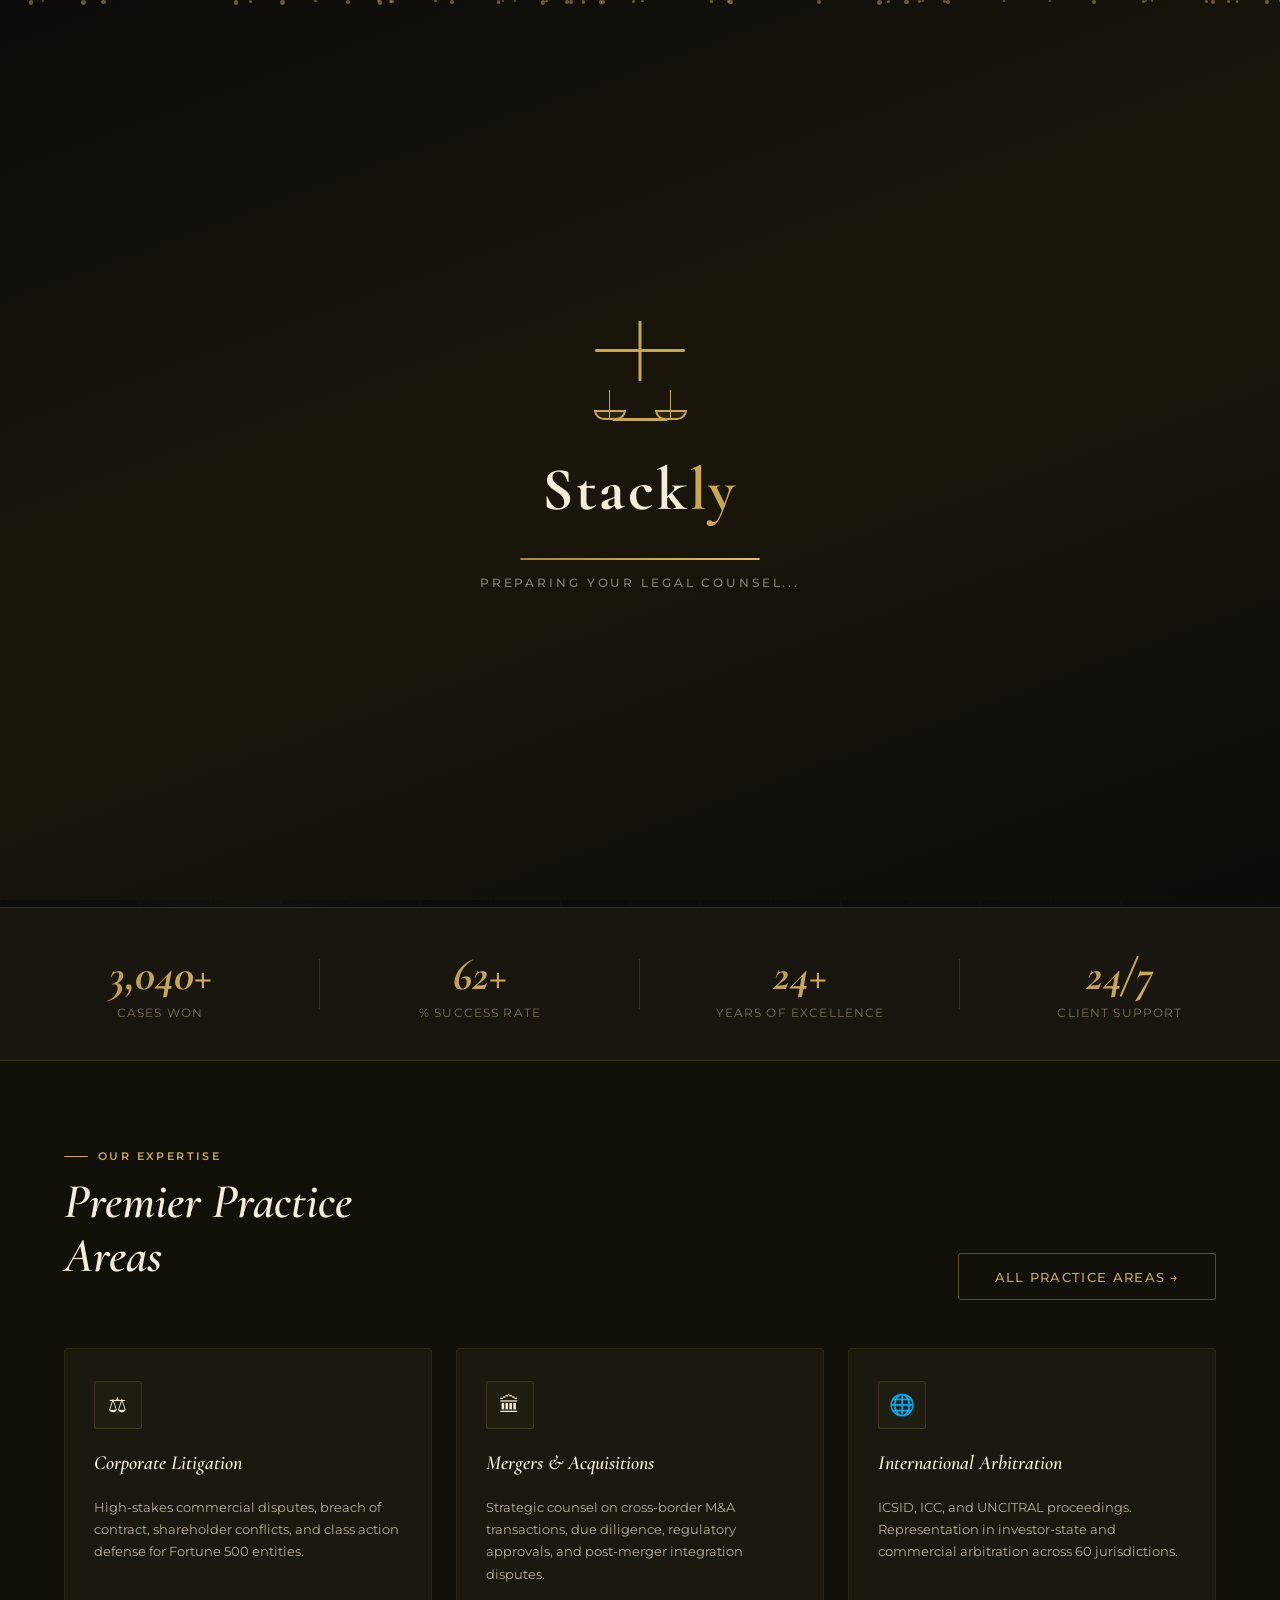
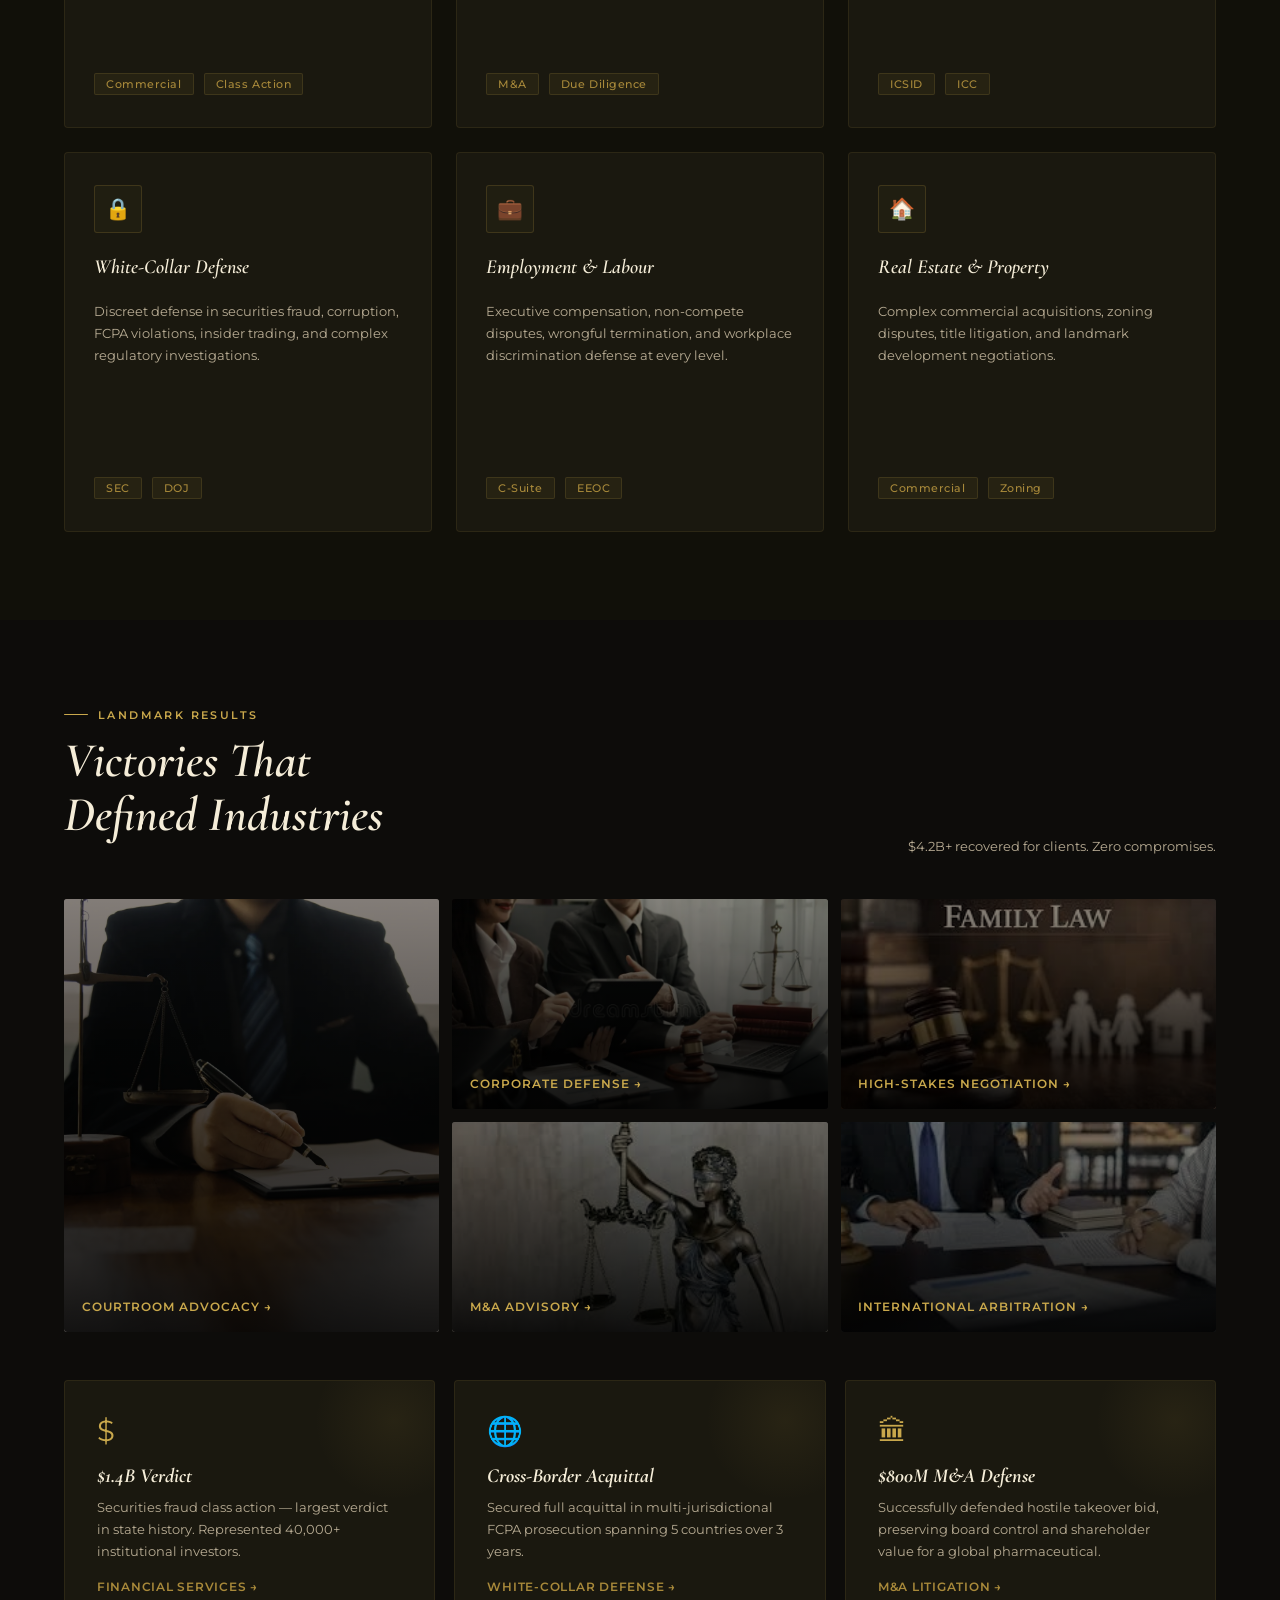
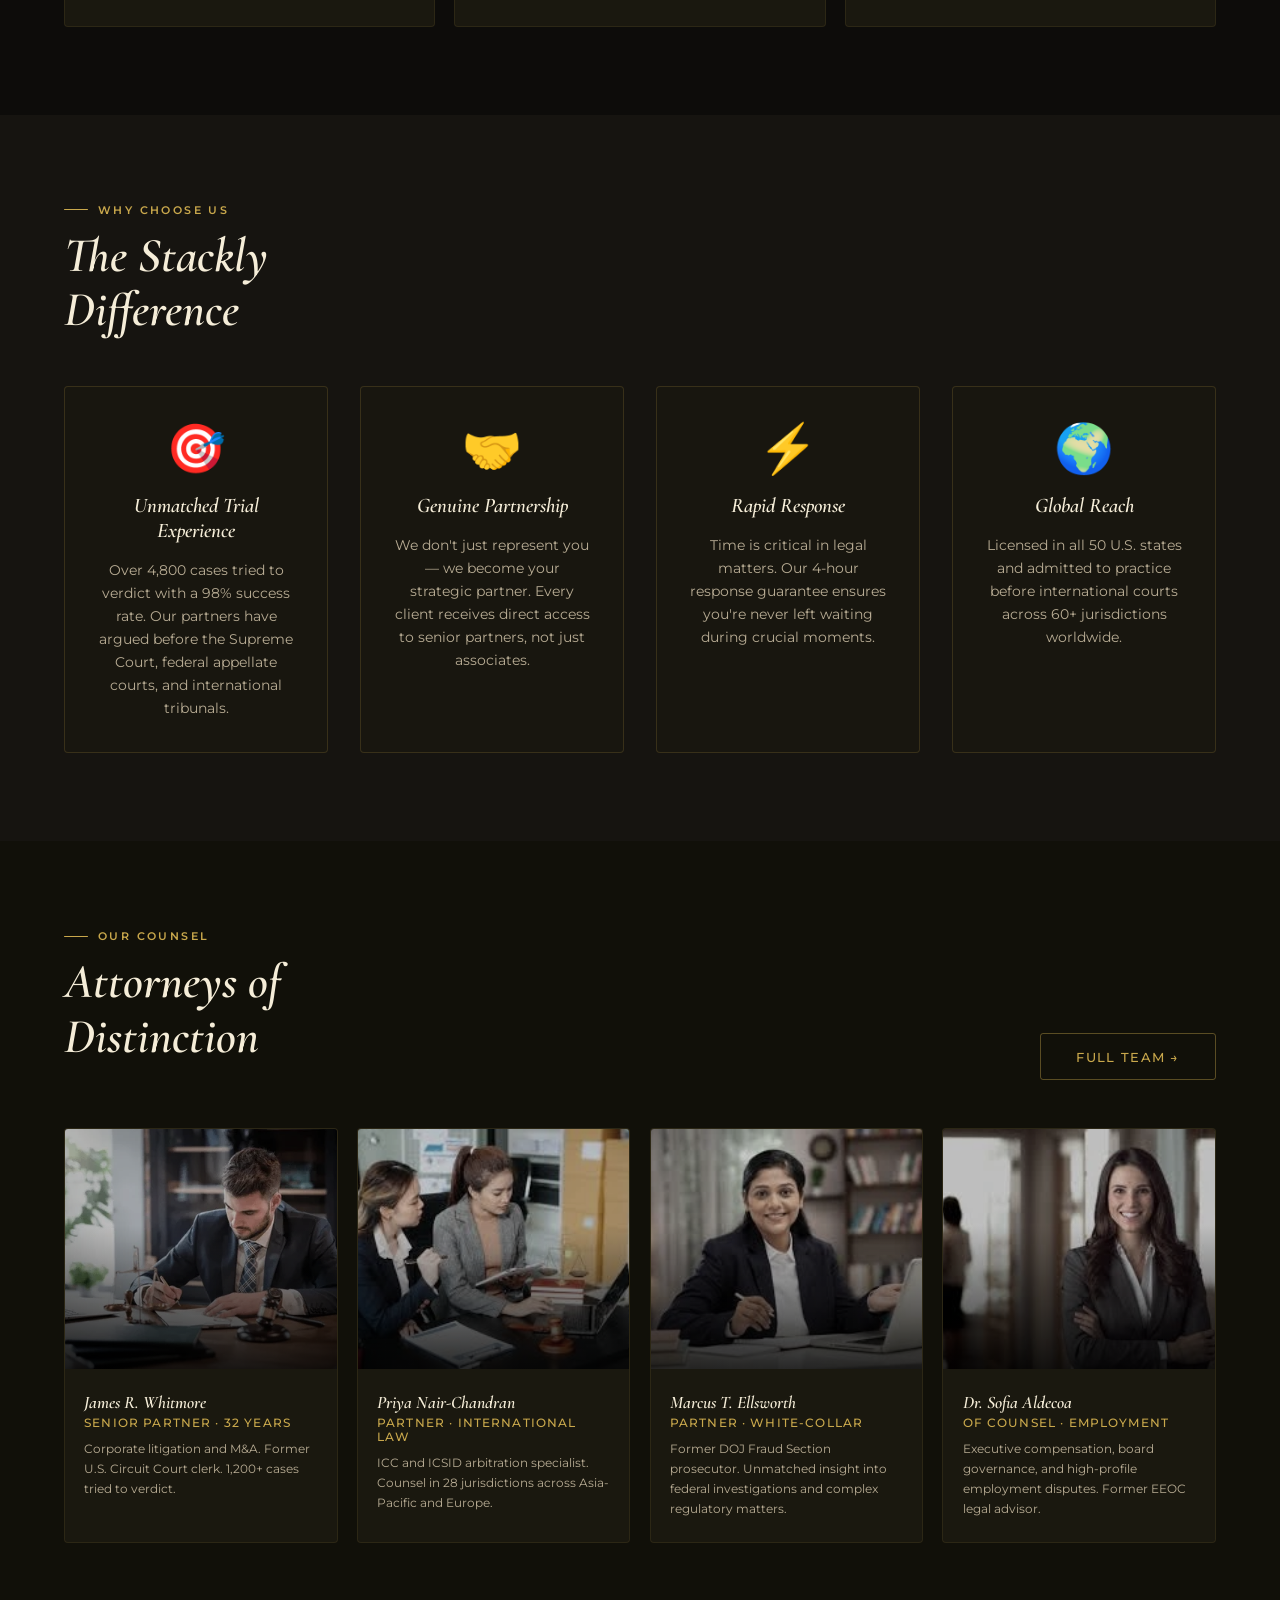
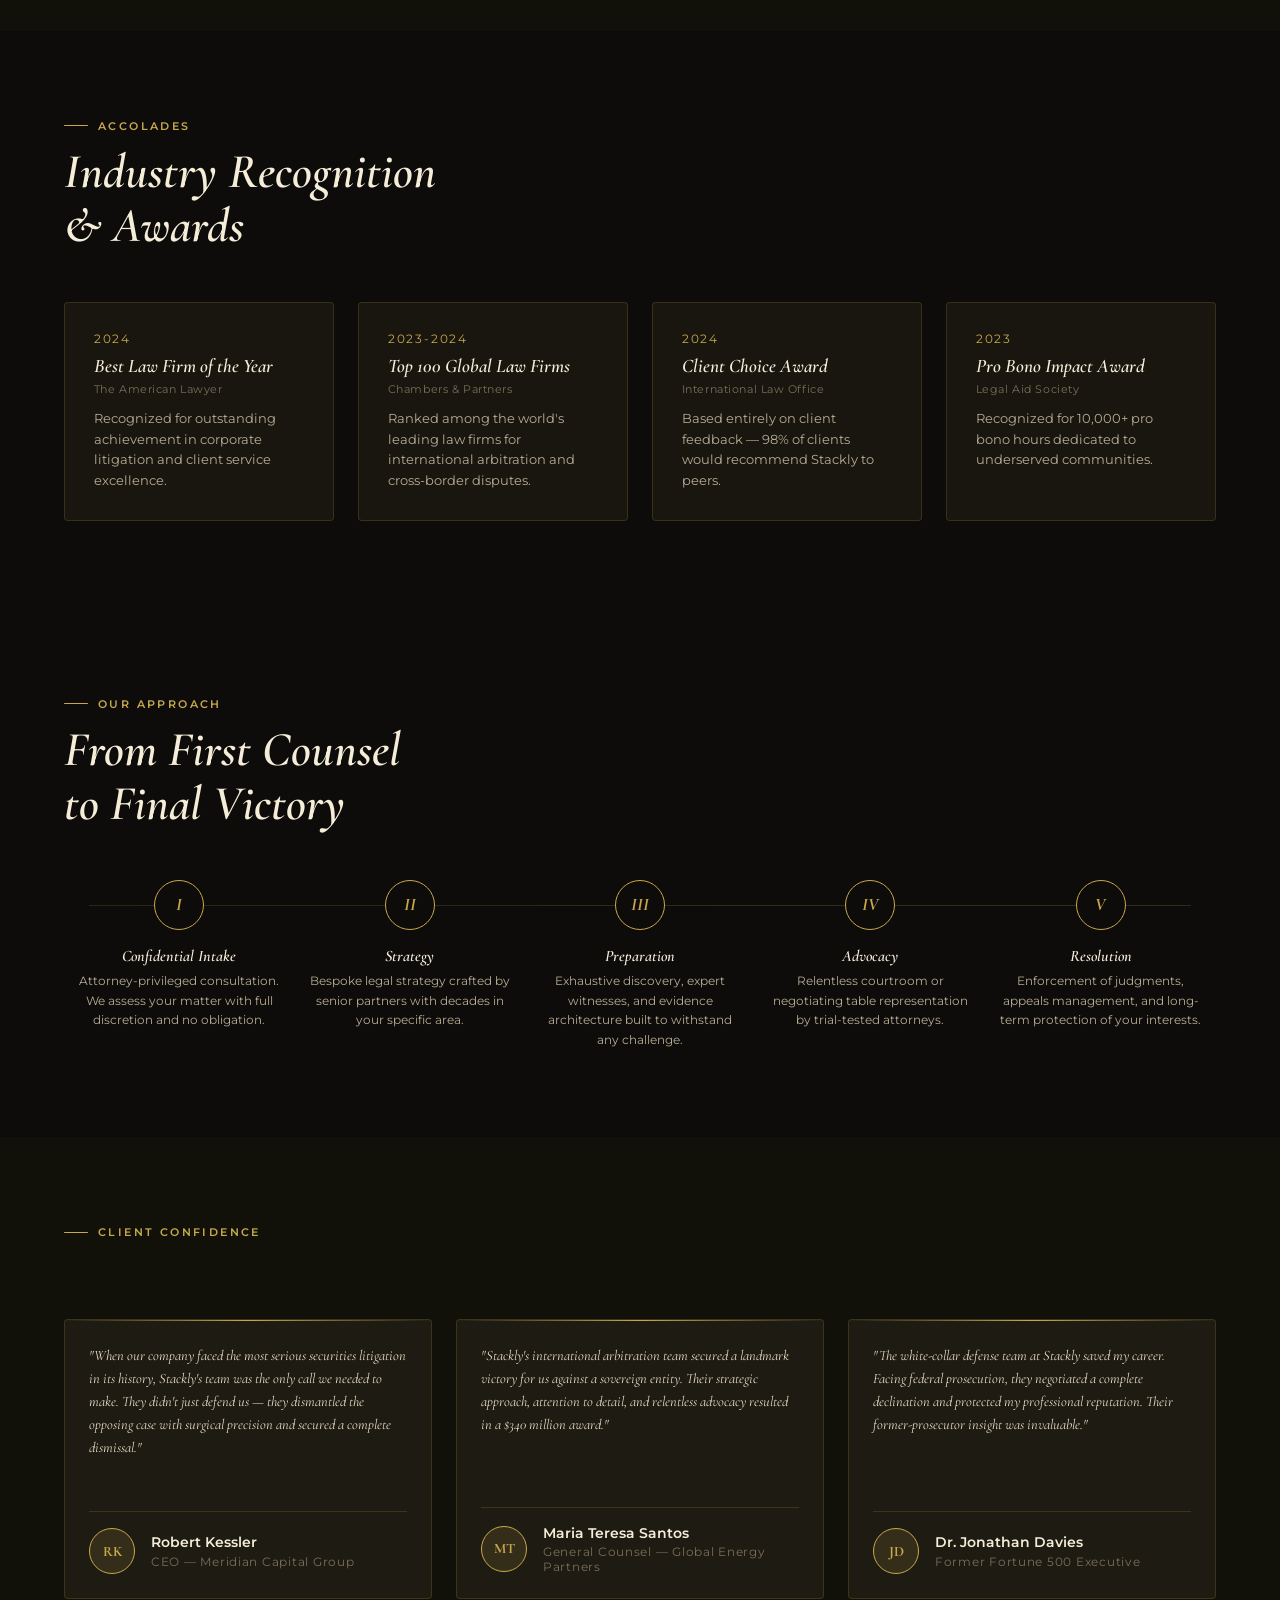
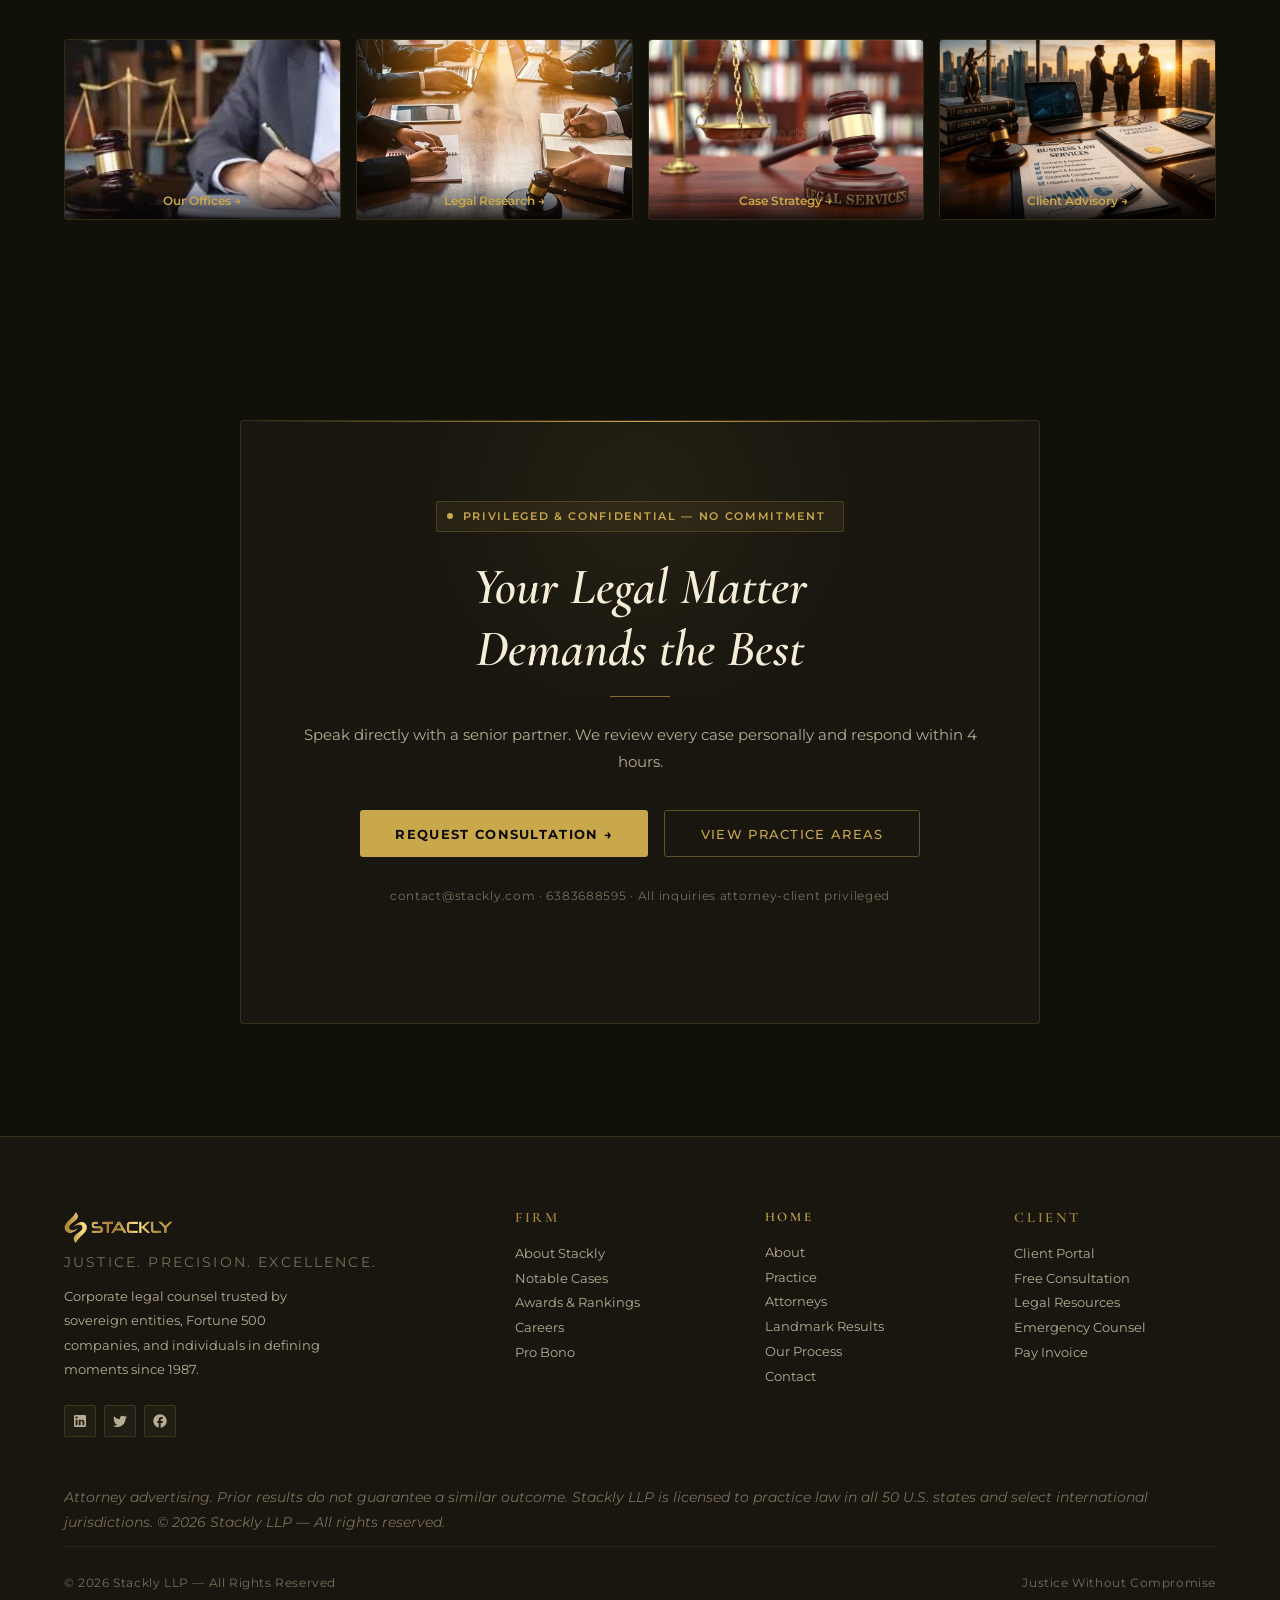
<file: index.html>
<!DOCTYPE html>
<html lang="en">
<head>
<meta charset="UTF-8"/>
<meta name="viewport" content="width=device-width, initial-scale=1.0"/>
<title>Stackly | Premier Legal Services</title>
<link href="https://fonts.googleapis.com/css2?family=Cormorant+Garamond:ital,wght@0,400;0,500;0,600;0,700;1,400;1,500&family=Montserrat:wght@300;400;500;600;700&display=swap" rel="stylesheet"/>
<link rel="stylesheet" href="style.css"/>
</head>
<body>

<!-- PRELOADER -->
<div id="preloader">
  <div class="particle-field" id="particleField"></div>
  <div class="preloader-content">
    <div class="scales-loader">
      <div class="scales-post"></div>
      <div class="scales-base"></div>
      <div class="scales-beam">
        <div class="scales-chain chain-l"><div class="scales-pan pan-l"></div></div>
        <div class="scales-chain chain-r"><div class="scales-pan pan-r"></div></div>
      </div>
    </div>
    <div class="preloader-logo">Stack<span>ly</span></div>
    <div class="loading-bar-container"><div class="loading-bar"></div></div>
    <div class="loading-text">Preparing Your Legal Counsel...</div>
  </div>
</div>

<!-- NAVBAR -->
<nav id="navbar">
  <span class="nav-logo" onclick="goToHomePage()">
  <img src="./img/stackly-removebg-preview.webp" alt="Stackly law" class="nav-logo-img"/>
</span>
  <ul class="nav-links">
    <li><a onclick="scrollToHero()" id="nl-home">Home</a></li>
    <li><a href="404.html" id="nl-about">About</a></li>
    <li><a href="404.html" id="nl-practice">Practice</a></li>
    <li><a href="404.html" id="nl-attorneys">Attorneys</a></li>
    <li><a href="404.html" id="nl-results">Results</a></li>
    <li><a href="404.html" id="nl-contact">Contact</a></li>
  </ul>
  <div class="nav-auth">
    <button class="btn-login" onclick="window.location.href='404.html'">Client Login</button>
    <button class="btn-register" onclick="window.location.href='404.html'">Free Consultation</button>
  </div>
  <div class="hamburger" id="hamburger"><span></span><span></span><span></span></div>
</nav>

<!-- MOBILE MENU -->
<div class="mobile-menu" id="mobileMenu">
  <a onclick="scrollToHero();closeMenu()" id="mobile-home">Home</a>
  <a href="404.html" onclick="closeMenu()">About</a>
  <a href="404.html" onclick="closeMenu()">Practice </a>
  <a href="404.html" onclick="closeMenu()">Attorneys</a>
  <a href="404.html" onclick="closeMenu()">Results</a>
  <a href="404.html" onclick="closeMenu()">Contact</a>
  <div class="mobile-divider"></div>
  <div class="mobile-auth">
    <button class="btn-login" onclick="window.location.href='404.html';closeMenu()">Client Login</button>
    <button class="btn-register" onclick="window.location.href='404.html';closeMenu()">Consult Free</button>
  </div>
</div>

<!-- HOME PAGE -->
<div class="page active" id="page-home">

  <!-- HERO -->
  <section class="hero" id="hero-sec">
    <div class="hero-bg-texture"></div>
    <div class="hero-vignette"></div>
    <div class="hero-orb1"></div>
    <div class="hero-orb2"></div>
    <div class="particles-home" id="particles"></div>

    <div class="hero-content">
      <div class="hero-badge"><span class="badge-pulse"></span>Established 1987 — AV Preeminent Rated</div>
      <h1 class="hero-title">
        When Justice<br>
        Demands <span class="grad">Excellence</span><br>
        <em>We Deliver.</em>
      </h1>
      <p class="hero-sub">Stackly brings four decades of courtroom mastery and boardroom strategy to protect what matters most. Trusted by Fortune 500 corporations, sovereign entities, and individuals facing their defining moments.</p>
      <div class="hero-actions">
        <button class="btn-prim" onclick="window.location.href='404.html'">Schedule Consultation →</button>
        <button class="btn-sec" onclick="window.location.href='404.html'">View Our Record</button>
      </div>
      <div class="hero-tags">
        <span class="tag">⚖ Litigation</span>
        <span class="tag">🏛 Corporate Law</span>
        <span class="tag">🔒 Confidential</span>
        <span class="tag">🌐 International</span>
      </div>
    </div>

    <!-- 3D Visual -->
    <div class="hero-visual">
      <div class="scales-3d-wrap">
        <div class="glow-ring gr1"><div class="gdot gd1"></div></div>
        <div class="glow-ring gr2"><div class="gdot gd2"></div></div>
        <div class="glow-ring gr3"><div class="gdot gd3"></div></div>
        <svg viewBox="0 0 200 200" width="200" height="200" style="position:relative;z-index:1">
          <defs>
            <filter id="glow">
              <feGaussianBlur stdDeviation="3" result="coloredBlur"/>
              <feMerge><feMergeNode in="coloredBlur"/><feMergeNode in="SourceGraphic"/></feMerge>
            </filter>
          </defs>
          <rect x="70" y="175" width="60" height="4" rx="2" fill="#C9A84C" opacity=".7"/>
          <rect x="98" y="85" width="4" height="90" rx="2" fill="#C9A84C" opacity=".8"/>
          <circle cx="100" cy="82" r="5" fill="#C9A84C" filter="url(#glow)"/>
          <g style="transform-origin:100px 82px;animation:scalesTip 3.5s ease-in-out infinite">
            <line x1="30" y1="82" x2="170" y2="82" stroke="#C9A84C" stroke-width="2" opacity=".9"/>
            <line x1="40" y1="82" x2="40" y2="120" stroke="#C9A84C" stroke-width="1" opacity=".6"/>
            <path d="M22,120 Q40,126 58,120" fill="none" stroke="#C9A84C" stroke-width="2" opacity=".85"/>
            <line x1="160" y1="82" x2="160" y2="118" stroke="#C9A84C" stroke-width="1" opacity=".6"/>
            <path d="M142,118 Q160,124 178,118" fill="none" stroke="#C9A84C" stroke-width="2" opacity=".85"/>
          </g>
          <circle cx="100" cy="62" r="12" fill="none" stroke="#C9A84C" stroke-width="1.5" opacity=".5"/>
          <text x="100" y="67" text-anchor="middle" font-family="Cormorant Garamond" font-size="11" fill="#C9A84C" font-style="italic" opacity=".8">Stack</text>
        </svg>
      </div>
    </div>
  </section>

  <!-- STATS -->
  <div class="stats-bar" id="about">
    <div class="stat-item sr"><span class="stat-num" data-count="4800">0</span><span class="stat-label">Cases Won</span></div>
    <div class="stat-item sr d1"><span class="stat-num" data-count="98">0</span><span class="stat-label">% Success Rate</span></div>
    <div class="stat-item sr d2"><span class="stat-num" data-count="38">0</span><span class="stat-label">Years of Excellence</span></div>
    <div class="stat-item sr d3"><span class="stat-num">24/7</span><span class="stat-label">Client Support</span></div>
  </div>

  <!-- PRACTICE AREAS -->
  <section class="sec" id="practice" style="background:var(--bg2)">
    <div class="sec-label sr">Our Expertise</div>
    <div style="display:flex;justify-content:space-between;align-items:flex-end;flex-wrap:wrap;gap:1rem">
      <h2 class="sec-title sr">Premier Practice<br>Areas</h2>
      <button class="btn-sec sr" onclick="window.location.href='404.html'">All Practice Areas →</button>
    </div>
    <div class="services-grid">
      <div class="s-card sr d1"><div class="s-icon">⚖</div><h3>Corporate Litigation</h3><p>High-stakes commercial disputes, breach of contract, shareholder conflicts, and class action defense for Fortune 500 entities.</p><div><span class="t-badge">Commercial</span><span class="t-badge">Class Action</span></div></div>
      <div class="s-card sr d2"><div class="s-icon">🏛</div><h3>Mergers & Acquisitions</h3><p>Strategic counsel on cross-border M&amp;A transactions, due diligence, regulatory approvals, and post-merger integration disputes.</p><div><span class="t-badge">M&amp;A</span><span class="t-badge">Due Diligence</span></div></div>
      <div class="s-card sr d3"><div class="s-icon">🌐</div><h3>International Arbitration</h3><p>ICSID, ICC, and UNCITRAL proceedings. Representation in investor-state and commercial arbitration across 60 jurisdictions.</p><div><span class="t-badge">ICSID</span><span class="t-badge">ICC</span></div></div>
      <div class="s-card sr d1"><div class="s-icon">🔒</div><h3>White-Collar Defense</h3><p>Discreet defense in securities fraud, corruption, FCPA violations, insider trading, and complex regulatory investigations.</p><div><span class="t-badge">SEC</span><span class="t-badge">DOJ</span></div></div>
      <div class="s-card sr d2"><div class="s-icon">💼</div><h3>Employment & Labour</h3><p>Executive compensation, non-compete disputes, wrongful termination, and workplace discrimination defense at every level.</p><div><span class="t-badge">C-Suite</span><span class="t-badge">EEOC</span></div></div>
      <div class="s-card sr d3"><div class="s-icon">🏠</div><h3>Real Estate & Property</h3><p>Complex commercial acquisitions, zoning disputes, title litigation, and landmark development negotiations.</p><div><span class="t-badge">Commercial</span><span class="t-badge">Zoning</span></div></div>
    </div>
  </section>

  <!-- NOTABLE WORK - Images text always visible -->
  <section class="sec" id="results">
    <div class="sec-label sr">Landmark Results</div>
    <div style="display:flex;justify-content:space-between;align-items:flex-end;flex-wrap:wrap;gap:1rem">
      <h2 class="sec-title sr">Victories That<br>Defined Industries</h2>
      <p class="sec-sub sr" style="font-size:.84rem">$4.2B+ recovered for clients. Zero compromises.</p>
    </div>
    <div class="img-grid sr">
      <div class="ic" onclick="window.location.href='404.html'">
        <img src="./img/666933a7aa7b6e37c36a956c_6e6124b2-f0ea-4137-9b28-8223c9cf5269 (1).webp" alt="Courtroom"/>
        <div class="ic-ov always-visible"><span>Courtroom Advocacy →</span></div>
      </div>
      <div class="ic" onclick="window.location.href='404.html'">
        <img src="./img/business-male-lawyer-judge-consult-having-team-meeting-client-law-legal-services-concept-customer-service-good-433211513.webp" alt="Corporate"/>
        <div class="ic-ov always-visible"><span>Corporate Defense →</span></div>
      </div>
      <div class="ic" onclick="window.location.href='404.html'">
        <img src="./img/images (3).webp" alt="Negotiation"/>
        <div class="ic-ov always-visible"><span>High-Stakes Negotiation →</span></div>
      </div>
      <div class="ic" onclick="window.location.href='404.html'">
        <img src="./img/images.webp" alt="M&A"/>
        <div class="ic-ov always-visible"><span>M&amp;A Advisory →</span></div>
      </div>
      <div class="ic" onclick="window.location.href='404.html'">
        <img src="./img/images (1).webp" alt="International"/>
        <div class="ic-ov always-visible"><span>International Arbitration →</span></div>
      </div>
    </div>
    <div style="display:grid;grid-template-columns:repeat(auto-fit,minmax(250px,1fr));gap:1.2rem;margin-top:3rem">
      <div class="tilt-card sr d1" onclick="window.location.href='404.html'" style="cursor:pointer">
        <div class="tilt-glow"></div>
        <div style="font-size:1.8rem;margin-bottom:1rem;color:var(--gold)">$</div>
        <h3 style="font-family:'Cormorant Garamond',serif;font-size:1.25rem;font-style:italic;color:var(--ivory);margin-bottom:.5rem">$1.4B Verdict</h3>
        <p style="font-size:.82rem;color:var(--text2);line-height:1.7">Securities fraud class action — largest verdict in state history. Represented 40,000+ institutional investors.</p>
        <p style="color:var(--gold3);margin-top:1rem;font-size:.78rem;letter-spacing:.06em;text-transform:uppercase;font-weight:600">Financial Services →</p>
      </div>
      <div class="tilt-card sr d2" onclick="window.location.href='404.html'" style="cursor:pointer">
        <div class="tilt-glow"></div>
        <div style="font-size:1.8rem;margin-bottom:1rem;color:var(--gold)">🌐</div>
        <h3 style="font-family:'Cormorant Garamond',serif;font-size:1.25rem;font-style:italic;color:var(--ivory);margin-bottom:.5rem">Cross-Border Acquittal</h3>
        <p style="font-size:.82rem;color:var(--text2);line-height:1.7">Secured full acquittal in multi-jurisdictional FCPA prosecution spanning 5 countries over 3 years.</p>
        <p style="color:var(--gold3);margin-top:1rem;font-size:.78rem;letter-spacing:.06em;text-transform:uppercase;font-weight:600">White-Collar Defense →</p>
      </div>
      <div class="tilt-card sr d3" onclick="window.location.href='404.html'" style="cursor:pointer">
        <div class="tilt-glow"></div>
        <div style="font-size:1.8rem;margin-bottom:1rem;color:var(--gold)">🏛</div>
        <h3 style="font-family:'Cormorant Garamond',serif;font-size:1.25rem;font-style:italic;color:var(--ivory);margin-bottom:.5rem">$800M M&A Defense</h3>
        <p style="font-size:.82rem;color:var(--text2);line-height:1.7">Successfully defended hostile takeover bid, preserving board control and shareholder value for a global pharmaceutical.</p>
        <p style="color:var(--gold3);margin-top:1rem;font-size:.78rem;letter-spacing:.06em;text-transform:uppercase;font-weight:600">M&amp;A Litigation →</p>
      </div>
    </div>
  </section>

  <!-- NEW SECTION 1: Why Choose Stackly -->
  <section class="sec why-stackly" style="background:var(--bg3)">
    <div class="sec-label sr">Why Choose Us</div>
    <h2 class="sec-title sr">The Stackly<br>Difference</h2>
    <div class="why-grid">
      <div class="why-card sr d1">
        <div class="why-icon">🎯</div>
        <h3>Unmatched Trial Experience</h3>
        <p>Over 4,800 cases tried to verdict with a 98% success rate. Our partners have argued before the Supreme Court, federal appellate courts, and international tribunals.</p>
      </div>
      <div class="why-card sr d2">
        <div class="why-icon">🤝</div>
        <h3>Genuine Partnership</h3>
        <p>We don't just represent you — we become your strategic partner. Every client receives direct access to senior partners, not just associates.</p>
      </div>
      <div class="why-card sr d3">
        <div class="why-icon">⚡</div>
        <h3>Rapid Response</h3>
        <p>Time is critical in legal matters. Our 4-hour response guarantee ensures you're never left waiting during crucial moments.</p>
      </div>
      <div class="why-card sr d4">
        <div class="why-icon">🌍</div>
        <h3>Global Reach</h3>
        <p>Licensed in all 50 U.S. states and admitted to practice before international courts across 60+ jurisdictions worldwide.</p>
      </div>
    </div>
  </section>

  <!-- ATTORNEYS -->
  <section class="sec" id="attorneys" style="background:var(--bg2)">
    <div class="sec-label sr">Our Counsel</div>
    <div style="display:flex;justify-content:space-between;align-items:flex-end;flex-wrap:wrap;gap:1rem;margin-bottom:0">
      <h2 class="sec-title sr">Attorneys of<br>Distinction</h2>
      <button class="btn-sec sr" onclick="window.location.href='404.html'">Full Team →</button>
    </div>
    <div class="attorneys-grid">
      <div class="attorney-card sr d1">
        <div class="attorney-img"><img src="./img/Attorney-Ethics-Lawyer.webp.bv_resized_mobile.webp.bv.webp" alt="Attorney"/><div class="attorney-img-overlay"></div></div>
        <div class="attorney-info">
          <div class="attorney-name">James R. Whitmore</div>
          <div class="attorney-role">Senior Partner · 32 Years</div>
          <div class="attorney-spec">Corporate litigation and M&A. Former U.S. Circuit Court clerk. 1,200+ cases tried to verdict.</div>
        </div>
      </div>
      <div class="attorney-card sr d2">
        <div class="attorney-img"><img src="./img/images (2).webp" alt="Attorney"/><div class="attorney-img-overlay"></div></div>
        <div class="attorney-info">
          <div class="attorney-name">Priya Nair-Chandran</div>
          <div class="attorney-role">Partner · International Law</div>
          <div class="attorney-spec">ICC and ICSID arbitration specialist. Counsel in 28 jurisdictions across Asia-Pacific and Europe.</div>
        </div>
      </div>
      <div class="attorney-card sr d3">
        <div class="attorney-img"><img src="./img/images (6).webp" alt="Attorney"/><div class="attorney-img-overlay"></div></div>
        <div class="attorney-info">
          <div class="attorney-name">Marcus T. Ellsworth</div>
          <div class="attorney-role">Partner · White-Collar</div>
          <div class="attorney-spec">Former DOJ Fraud Section prosecutor. Unmatched insight into federal investigations and complex regulatory matters.</div>
        </div>
      </div>
      <div class="attorney-card sr d4">
        <div class="attorney-img"><img src="./img/images (5).webp" alt="Attorney"/><div class="attorney-img-overlay"></div></div>
        <div class="attorney-info">
          <div class="attorney-name">Dr. Sofia Aldecoa</div>
          <div class="attorney-role">Of Counsel · Employment</div>
          <div class="attorney-spec">Executive compensation, board governance, and high-profile employment disputes. Former EEOC legal advisor.</div>
        </div>
      </div>
    </div>
  </section>

  <!-- NEW SECTION 2: Industry Recognition -->
  <section class="sec recognition">
    <div class="sec-label sr">Accolades</div>
    <h2 class="sec-title sr">Industry Recognition<br>& Awards</h2>
    <div class="recognition-grid">
      <div class="recog-card sr d1">
        <div class="recog-year">2024</div>
        <div class="recog-title">Best Law Firm of the Year</div>
        <div class="recog-org">The American Lawyer</div>
        <p>Recognized for outstanding achievement in corporate litigation and client service excellence.</p>
      </div>
      <div class="recog-card sr d2">
        <div class="recog-year">2023-2024</div>
        <div class="recog-title">Top 100 Global Law Firms</div>
        <div class="recog-org">Chambers & Partners</div>
        <p>Ranked among the world's leading law firms for international arbitration and cross-border disputes.</p>
      </div>
      <div class="recog-card sr d3">
        <div class="recog-year">2024</div>
        <div class="recog-title">Client Choice Award</div>
        <div class="recog-org">International Law Office</div>
        <p>Based entirely on client feedback — 98% of clients would recommend Stackly to peers.</p>
      </div>
      <div class="recog-card sr d4">
        <div class="recog-year">2023</div>
        <div class="recog-title">Pro Bono Impact Award</div>
        <div class="recog-org">Legal Aid Society</div>
        <p>Recognized for 10,000+ pro bono hours dedicated to underserved communities.</p>
      </div>
    </div>
  </section>

  <!-- PROCESS -->
  <section class="sec" id="process">
    <div class="sec-label sr">Our Approach</div>
    <h2 class="sec-title sr">From First Counsel<br>to Final Victory</h2>
    <div class="process-wrap">
      <div class="p-step sr d1"><div class="p-num">I</div><p class="p-title">Confidential Intake</p><p class="p-desc">Attorney-privileged consultation. We assess your matter with full discretion and no obligation.</p></div>
      <div class="p-step sr d2"><div class="p-num">II</div><p class="p-title">Strategy</p><p class="p-desc">Bespoke legal strategy crafted by senior partners with decades in your specific area.</p></div>
      <div class="p-step sr d3"><div class="p-num">III</div><p class="p-title">Preparation</p><p class="p-desc">Exhaustive discovery, expert witnesses, and evidence architecture built to withstand any challenge.</p></div>
      <div class="p-step sr d4"><div class="p-num">IV</div><p class="p-title">Advocacy</p><p class="p-desc">Relentless courtroom or negotiating table representation by trial-tested attorneys.</p></div>
      <div class="p-step sr d5"><div class="p-num">V</div><p class="p-title">Resolution</p><p class="p-desc">Enforcement of judgments, appeals management, and long-term protection of your interests.</p></div>
    </div>
  </section>

      <!-- TESTIMONIALS - Fixed Box Size -->
  <section class="sec" style="background:var(--bg2)">
    <div class="sec-label sr">Client Confidence</div>
    <div class="testimonial-showcase">
      <!-- Card 1 - Robert Kessler -->
      <div class="test-wrap sr">
        <p class="test-text">"When our company faced the most serious securities litigation in its history, Stackly's team was the only call we needed to make. They didn't just defend us — they dismantled the opposing case with surgical precision and secured a complete dismissal."</p>
        <div class="test-author">
          <div class="t-av">RK</div>
          <div>
            <p class="t-name">Robert Kessler</p>
            <p class="t-role">CEO — Meridian Capital Group</p>
          </div>
        </div>
      </div>
      
      <!-- Card 2 - Maria Teresa Santos -->
      <div class="test-wrap sr d2">
        <p class="test-text">"Stackly's international arbitration team secured a landmark victory for us against a sovereign entity. Their strategic approach, attention to detail, and relentless advocacy resulted in a $340 million award."</p>
        <div class="test-author">
          <div class="t-av">MT</div>
          <div>
            <p class="t-name">Maria Teresa Santos</p>
            <p class="t-role">General Counsel — Global Energy Partners</p>
          </div>
        </div>
      </div>
      
      <!-- Card 3 - Dr. Jonathan Davies -->
      <div class="test-wrap sr d3">
        <p class="test-text">"The white-collar defense team at Stackly saved my career. Facing federal prosecution, they negotiated a complete declination and protected my professional reputation. Their former-prosecutor insight was invaluable."</p>
        <div class="test-author">
          <div class="t-av">JD</div>
          <div>
            <p class="t-name">Dr. Jonathan Davies</p>
            <p class="t-role">Former Fortune 500 Executive</p>
          </div>
        </div>
      </div>
    </div>
    
    <!-- Client Confidence Images Row - Fixed -->
    <div style="display: flex; flex-wrap: wrap; gap: 15px; margin-top: 40px; width: 100%; max-width: 100%;">
      <div style="flex: 1; min-width: 180px; border-radius: 4px; overflow: hidden; border: 1px solid rgba(201,168,76,0.18); cursor: pointer;" onclick="window.location.href='404.html'">
        <img src="./img/images (4).webp" alt="Office" style="width: 100%; height: 180px; object-fit: cover; display: block;"/>
        <div style="padding: 10px; background: linear-gradient(to top, rgba(0,0,0,0.8), transparent); margin-top: -40px; position: relative; text-align: center;">
          <span style="color: var(--gold); font-size: 12px; font-weight: 600;">Our Offices →</span>
        </div>
      </div>
      <div style="flex: 1; min-width: 180px; border-radius: 4px; overflow: hidden; border: 1px solid rgba(201,168,76,0.18); cursor: pointer;" onclick="window.location.href='404.html'">
        <img src="./img/1183175189-640w.webp" alt="Library" style="width: 100%; height: 180px; object-fit: cover; display: block;"/>
        <div style="padding: 10px; background: linear-gradient(to top, rgba(0,0,0,0.8), transparent); margin-top: -40px; position: relative; text-align: center;">
          <span style="color: var(--gold); font-size: 12px; font-weight: 600;">Legal Research →</span>
        </div>
      </div>
      <div style="flex: 1; min-width: 180px; border-radius: 4px; overflow: hidden; border: 1px solid rgba(201,168,76,0.18); cursor: pointer;" onclick="window.location.href='404.html'">
        <img src="./img/legal-services-concept-gavel-word-legal-services-sound-block-legal-services-101424374.webp" alt="Strategy" style="width: 100%; height: 180px; object-fit: cover; display: block;"/>
        <div style="padding: 10px; background: linear-gradient(to top, rgba(0,0,0,0.8), transparent); margin-top: -40px; position: relative; text-align: center;">
          <span style="color: var(--gold); font-size: 12px; font-weight: 600;">Case Strategy →</span>
        </div>
      </div>
      <div style="flex: 1; min-width: 180px; border-radius: 4px; overflow: hidden; border: 1px solid rgba(201,168,76,0.18); cursor: pointer;" onclick="window.location.href='404.html'">
        <img src="./img/business-law-firm.webp" alt="Client" style="width: 100%; height: 180px; object-fit: cover; display: block;"/>
        <div style="padding: 10px; background: linear-gradient(to top, rgba(0,0,0,0.8), transparent); margin-top: -40px; position: relative; text-align: center;">
          <span style="color: var(--gold); font-size: 12px; font-weight: 600;">Client Advisory →</span>
        </div>
      </div>
    </div>
  </section>


  <!-- CTA -->
  <section class="cta-sec" id="contact">
    <div class="cta-box sr">
      <div class="hero-badge" style="margin:0 auto 1.5rem;display:inline-flex"><span class="badge-pulse"></span>Privileged & Confidential — No Commitment</div>
      <h2>Your Legal Matter<br>Demands the Best</h2>
      <div class="gold-divider" style="margin:1rem auto 1.5rem"></div>
      <p>Speak directly with a senior partner. We review every case personally and respond within 4 hours.</p>
      <div class="cta-acts">
        <button class="btn-prim" onclick="window.location.href='404.html'">Request Consultation →</button>
        <button class="btn-sec" onclick="window.location.href='404.html'">View Practice Areas</button>
      </div>
      <p style="color:var(--text3);font-size:.74rem;margin-top:1.8rem;letter-spacing:.06em">contact@stackly.com · 6383688595 · All inquiries attorney-client privileged</p>
    </div>
  </section>

  <!-- FOOTER -->
  <footer>
    <div class="ft-grid">
      <div class="ft-brand">
        <div class="ft-brand-name" onclick="goToHomePage()" style="cursor:pointer">
  <img src="./img/stackly-removebg-preview.webp" alt="Stackly law" class="nav-logo-img"/>
</div>
        <div class="ft-tagline">Justice. Precision. Excellence.</div>
        <p>Corporate legal counsel trusted by sovereign entities, Fortune 500 companies, and individuals in defining moments since 1987.</p>
        <div class="ft-socials">
          <a class="soc-btn" href="404.html"><svg viewBox="0 0 24 24"><path d="M19 3a2 2 0 0 1 2 2v14a2 2 0 0 1-2 2H5a2 2 0 0 1-2-2V5a2 2 0 0 1 2-2h14m-.5 15.5v-5.3a3.26 3.26 0 0 0-3.26-3.26c-.85 0-1.84.52-2.32 1.3v-1.11h-2.79v8.37h2.79v-4.93c0-.77.62-1.4 1.39-1.4a1.4 1.4 0 0 1 1.4 1.4v4.93h2.79M6.88 8.56a1.68 1.68 0 0 0 1.68-1.68c0-.93-.75-1.69-1.68-1.69a1.69 1.69 0 0 0-1.69 1.69c0 .93.76 1.68 1.69 1.68m1.39 9.94v-8.37H5.5v8.37h2.77z"/></svg></a>
          <a class="soc-btn" href="404.html"><svg viewBox="0 0 24 24"><path d="M22.46 6c-.77.35-1.6.58-2.46.69.88-.53 1.56-1.37 1.88-2.38-.83.5-1.75.85-2.72 1.05C18.37 4.5 17.26 4 16 4c-2.35 0-4.27 1.92-4.27 4.29 0 .34.04.67.11.98C8.28 9.09 5.11 7.38 3 4.79c-.37.63-.58 1.37-.58 2.15 0 1.49.75 2.81 1.91 3.56-.71 0-1.37-.2-1.95-.5v.03c0 2.08 1.48 3.82 3.44 4.21a4.22 4.22 0 0 1-1.93.07 4.28 4.28 0 0 0 4 2.98 8.52 8.52 0 0 1-5.33 1.84c-.34 0-.68-.02-1.02-.06C3.44 20.29 5.7 21 8.12 21 16 21 20.33 14.46 20.33 8.79c0-.19 0-.37-.01-.56.84-.6 1.56-1.36 2.14-2.23z"/></svg></a>
          <a class="soc-btn" href="404.html"><svg viewBox="0 0 24 24"><path d="M22 12c0-5.52-4.48-10-10-10S2 6.48 2 12c0 4.84 3.44 8.87 8 9.8V15H8v-3h2V9.5C10 7.57 11.57 6 13.5 6H16v3h-2c-.55 0-1 .45-1 1v2h3v3h-3v6.95c5.05-.5 9-4.76 9-9.95z"/></svg></a>
        </div>
      </div>
      <div class="ft-col"><h4>Firm</h4><a href="404.html">About Stackly</a><a href="404.html">Notable Cases</a><a href="404.html">Awards & Rankings</a><a href="404.html">Careers</a><a href="404.html">Pro Bono</a></div>
      <div class="ft-col"><h4><a onclick="scrollToHero()" id="nl-home">Home</a></h4><a href="404.html">About </a> <a href="404.html">Practice </a><a href="404.html">Attorneys</a><a href="404.html">Landmark Results</a><a href="404.html">Our Process</a><a href="404.html">Contact</a></div>
      <div class="ft-col"><h4>Client</h4><a onclick="window.location.href='404.html'">Client Portal</a><a onclick="window.location.href='404.html'">Free Consultation</a><a href="404.html">Legal Resources</a><a href="404.html">Emergency Counsel</a><a href="404.html">Pay Invoice</a></div>
    </div>
    <div class="ft-disclaimer">Attorney advertising. Prior results do not guarantee a similar outcome. Stackly LLP is licensed to practice law in all 50 U.S. states and select international jurisdictions. © 2026 Stackly LLP — All rights reserved.</div>
    <div class="ft-bot" style="margin-top:.75rem">
      <span>© 2026 Stackly LLP — All Rights Reserved</span>
      <span>Justice Without Compromise</span>
    </div>
  </footer>
</div>

<script>
function scrollToHero(){
  const pages=['page-home','page-login','page-register'];
  pages.forEach(id=>{const el=document.getElementById(id);if(el)el.classList.remove('active')});
  document.getElementById('page-home').classList.add('active');
  const hero=document.getElementById('hero-sec');
  if(hero)hero.scrollIntoView({behavior:'smooth',block:'start'});
  document.querySelectorAll('.nav-links a').forEach(a=>a.classList.remove('active-link'));
  document.getElementById('nl-home').classList.add('active-link');
  setTimeout(()=>initReveal(),100);
}

window.addEventListener('load',function(){
  setTimeout(function(){
    const p=document.getElementById('preloader');
    p.classList.add('preloader-hidden');
    setTimeout(()=>p.style.display='none',900);
  },2800);
});

const pf=document.getElementById('particleField');
if(pf){for(let i=0;i<50;i++){const p=document.createElement('div');p.className='particle';p.style.left=Math.random()*100+'%';p.style.animationDuration=(3+Math.random()*5)+'s';p.style.animationDelay=(Math.random()*6)+'s';const s=(2+Math.random()*3)+'px';p.style.width=s;p.style.height=s;pf.appendChild(p);}}

function showHomePage(){
  ['page-home','page-login','page-register'].forEach(id=>{const el=document.getElementById(id);if(el)el.classList.remove('active')});
  document.getElementById('page-home').classList.add('active');
  window.scrollTo({top:0,behavior:'smooth'});
  setTimeout(()=>initReveal(),100);
}

const navbar=document.getElementById('navbar');
window.addEventListener('scroll',()=>{if(navbar)navbar.classList.toggle('scrolled',window.scrollY>50)});

const hamburger=document.getElementById('hamburger');
const mobileMenu=document.getElementById('mobileMenu');
let _scrollY=0;
function openMenu(){
  _scrollY=window.scrollY;
  document.body.classList.add('menu-open');
  document.body.style.top=`-${_scrollY}px`;
  hamburger.classList.add('open');
  mobileMenu.classList.add('open');
}
function closeMenu(){
  document.body.classList.remove('menu-open');
  document.body.style.top='';
  window.scrollTo(0,_scrollY);
  hamburger.classList.remove('open');
  mobileMenu.classList.remove('open');
}
if(hamburger){hamburger.addEventListener('click',()=>{mobileMenu.classList.contains('open')?closeMenu():openMenu();})}
document.addEventListener('keydown',e=>{if(e.key==='Escape')closeMenu()});

let revealObs;
function initReveal(){
  if(revealObs)revealObs.disconnect();
  revealObs=new IntersectionObserver(entries=>{
    entries.forEach(e=>{if(e.isIntersecting){e.target.classList.add('vis');revealObs.unobserve(e.target);}});
  },{threshold:.1});
  document.querySelectorAll('#page-home .sr,#page-home .sr-l,#page-home .sr-r').forEach(el=>{el.classList.remove('vis');revealObs.observe(el);});
}
initReveal();

const countObs=new IntersectionObserver(entries=>{
  entries.forEach(e=>{
    if(!e.isIntersecting)return;
    const el=e.target;
    const target=parseInt(el.dataset.count);
    if(!target)return;
    let startTs=null;
    const step=ts=>{
      if(!startTs)startTs=ts;
      const prog=Math.min((ts-startTs)/2000,1);
      el.textContent=Math.floor(prog*target).toLocaleString()+'+';
      if(prog<1)requestAnimationFrame(step);
      else el.textContent=target.toLocaleString()+'+';
    };
    requestAnimationFrame(step);
    countObs.unobserve(el);
  });
},{threshold:.5});
document.querySelectorAll('[data-count]').forEach(el=>countObs.observe(el));

const pCont=document.getElementById('particles');
if(pCont){for(let i=0;i<18;i++){const p=document.createElement('div');p.className='particle-dot';p.style.cssText=`left:${Math.random()*100}%;animation-duration:${11+Math.random()*14}s;animation-delay:${Math.random()*14}s;opacity:${.1+Math.random()*.2}`;pCont.appendChild(p);}}

document.querySelectorAll('.tilt-card').forEach(card=>{
  card.addEventListener('mousemove',e=>{
    const r=card.getBoundingClientRect();
    const x=(e.clientX-r.left)/r.width-.5;
    const y=(e.clientY-r.top)/r.height-.5;
    card.style.transform=`translateY(-7px) rotateX(${-y*10}deg) rotateY(${x*10}deg)`;
  });
  card.addEventListener('mouseleave',()=>card.style.transform='');
});

document.getElementById('nl-home').classList.add('active-link');

// Set mobile home link color to golden
const mobileHomeLink = document.getElementById('mobile-home');
if(mobileHomeLink) {
  mobileHomeLink.style.color = 'var(--gold)';
  function goToHomePage() {
  window.location.href = 'index.html';
}
}
</script>
</body>
</html>
</file>
<file: style.css>
*{margin:0;padding:0;box-sizing:border-box}
:root{
  --bg:#0D0C0A;
  --bg2:#111009;
  --bg3:#161410;
  --surface:#18160F;
  --surface2:#1E1B12;
  --gold:#C9A84C;
  --gold2:#E2C068;
  --gold3:#A8893A;
  --gold-light:#F0D98A;
  --gold-dim:rgba(201,168,76,0.18);
  --ivory:#F5EDD8;
  --ivory2:#E8DEC4;
  --ivory3:#D4C9A8;
  --text:#F0E8D5;
  --text2:#B8AC94;
  --text3:#7A6E58;
  --card:#1A180F;
  --border:rgba(201,168,76,0.18);
  --border2:rgba(201,168,76,0.1);
  --shadow:rgba(201,168,76,0.08);
  --shadow2:rgba(201,168,76,0.2);
}
html{scroll-behavior:smooth}
body{font-family:'Montserrat',sans-serif;background:var(--bg);color:var(--text);overflow-x:hidden}
h1,h2,h3,h4,h5{font-family:'Cormorant Garamond',serif}
::-webkit-scrollbar{width:4px}
::-webkit-scrollbar-track{background:var(--bg2)}
::-webkit-scrollbar-thumb{background:var(--gold3);border-radius:2px}

/* ============================================================ PRELOADER */
#preloader{
  position:fixed;top:0;left:0;width:100%;height:100%;
  background:linear-gradient(160deg,#0D0C0A 0%,#1A160A 50%,#0D0C0A 100%);
  z-index:9999;display:flex;justify-content:center;align-items:center;
  transition:opacity .9s ease,visibility .9s ease;
}
.preloader-content{text-align:center;perspective:900px}
.preloader-logo{
  font-family:'Cormorant Garamond',serif;font-size:3.8rem;font-weight:700;
  color:var(--ivory);margin-bottom:1.8rem;animation:fadeInScale 1s ease;
  letter-spacing:.05em;
}
.preloader-logo span{color:var(--gold);display:inline-block;animation:goldenPulse 1.8s ease-in-out infinite}
@keyframes fadeInScale{0%{opacity:0;transform:scale(.85)}100%{opacity:1;transform:scale(1)}}
@keyframes goldenPulse{0%,100%{text-shadow:0 0 15px rgba(201,168,76,.4)}50%{text-shadow:0 0 50px rgba(201,168,76,.9),0 0 80px rgba(201,168,76,.4)}}

/* Scales of justice loader */
.scales-loader{width:110px;height:110px;margin:0 auto 2rem;position:relative}
.scales-beam{
  width:90px;height:3px;background:var(--gold);border-radius:2px;
  position:absolute;top:38px;left:10px;
  transform-origin:center;animation:scalesTip 2.5s ease-in-out infinite;
}
.scales-post{width:3px;height:60px;background:var(--gold);position:absolute;top:10px;left:50%;transform:translateX(-50%);border-radius:1px}
.scales-base{width:55px;height:3px;background:var(--gold);position:absolute;bottom:0;left:50%;transform:translateX(-50%);border-radius:1px}
.scales-chain{width:1px;background:var(--gold);position:absolute;top:41px}
.chain-l{height:30px;left:14px;transform-origin:top;animation:chainSwing 2.5s ease-in-out infinite}
.chain-r{height:30px;right:14px;transform-origin:top;animation:chainSwing 2.5s ease-in-out infinite reverse}
.scales-pan{
  width:32px;height:10px;border-radius:0 0 16px 16px;border:2px solid var(--gold);
  position:absolute;bottom:0;background:rgba(201,168,76,0.1);
}
.pan-l{right:0;transform:translateX(50%)}
.pan-r{right:0;transform:translateX(50%)}
@keyframes scalesTip{0%,100%{transform:rotate(-8deg)}50%{transform:rotate(8deg)}}
@keyframes chainSwing{0%,100%{transform:rotate(-8deg)}50%{transform:rotate(8deg)}}
.loading-bar-container{width:240px;height:2px;background:rgba(201,168,76,0.15);border-radius:2px;margin:2rem auto 1rem;overflow:hidden}
.loading-bar{width:0%;height:100%;background:linear-gradient(90deg,var(--gold3),var(--gold2));border-radius:2px;animation:loadingProgress 2.8s ease forwards}
@keyframes loadingProgress{0%{width:0%}30%{width:40%}65%{width:72%}100%{width:100%}}
.loading-text{color:rgba(240,232,213,.5);font-size:.72rem;letter-spacing:.25em;font-weight:500;text-transform:uppercase}
.particle-field{position:absolute;top:0;left:0;width:100%;height:100%;pointer-events:none;overflow:hidden}
.particle{position:absolute;width:3px;height:3px;background:rgba(201,168,76,.5);border-radius:50%;animation:floatParticle linear infinite}
@keyframes floatParticle{0%{transform:translateY(100vh) translateX(0);opacity:0}10%{opacity:.7}90%{opacity:.3}100%{transform:translateY(-100vh) translateX(60px);opacity:0}}
.preloader-hidden{opacity:0;visibility:hidden;pointer-events:none}

/* ============================================================ PAGE SYSTEM */
.page{display:none;min-height:100vh}
.page.active{display:block}

/* ============================================================ NAVBAR */
nav{
  position:fixed;top:0;left:0;right:0;z-index:1000;
  padding:0 5%;display:flex;align-items:center;justify-content:space-between;
  height:85px;background:rgba(7, 0, 0, 0.9);
  backdrop-filter:blur(16px);
  border-bottom:1px solid var(--border2);
  box-shadow:0 2px 20px rgba(14,165,233,0.08);
  transition:all .4s ease;
}
.nav-logo-img{
  height:40px;
  width:auto;
  display:block;
  object-fit:contain;
}
nav.scrolled{background:rgba(13,12,10,0.98);border-bottom-color:var(--border);box-shadow:0 4px 30px rgba(0,0,0,.5)}
.nav-logo{font-family:'Cormorant Garamond',serif;font-weight:700;font-size:1.6rem;color:var(--ivory);text-decoration:none;display:flex;align-items:center;gap:10px;cursor:pointer;letter-spacing:.04em}
.nav-logo .logo-lex{color:var(--gold)}
.nav-logo .logo-vault{color:var(--ivory2)}
.logo-emblem{width:32px;height:32px;border:1.5px solid var(--gold);border-radius:50%;display:flex;align-items:center;justify-content:center;font-size:.75rem;color:var(--gold);font-weight:600;animation:emblePulse 3s infinite;flex-shrink:0}
@keyframes emblePulse{0%,100%{box-shadow:0 0 0 0 rgba(201,168,76,.4)}50%{box-shadow:0 0 0 8px rgba(201,168,76,0)}}
.nav-links{display:flex;align-items:center;gap:1.8rem;list-style:none}
.nav-links a{color:var(--text2);text-decoration:none;font-size:.8rem;font-weight:500;letter-spacing:.1em;text-transform:uppercase;transition:color .3s;cursor:pointer}
.nav-links a:hover,.nav-links a.active-link{color:var(--gold)}
.nav-auth{display:flex;align-items:center;gap:.75rem}
.btn-login{background:transparent;color:var(--gold);padding:.5rem 1.2rem;border-radius:3px;font-size:.78rem;font-weight:600;cursor:pointer;border:1px solid var(--gold);transition:all .3s;font-family:'Montserrat',sans-serif;letter-spacing:.08em;text-transform:uppercase}
.btn-login:hover{background:rgba(201,168,76,.1)}
.btn-register{background:var(--gold);color:var(--bg);padding:.5rem 1.2rem;border-radius:3px;font-size:.78rem;font-weight:700;cursor:pointer;border:none;transition:all .3s;font-family:'Montserrat',sans-serif;letter-spacing:.08em;text-transform:uppercase}
.btn-register:hover{transform:translateY(-2px);box-shadow:0 8px 22px var(--shadow2);background:var(--gold2)}
.hamburger{display:none;flex-direction:column;justify-content:center;align-items:center;gap:5px;cursor:pointer;padding:8px;z-index:1100;width:36px;height:36px;border-radius:4px;border:none;background:transparent;transition:background .2s}
.hamburger:hover{background:rgba(201,168,76,.08)}
.hamburger span{width:22px;height:1.5px;background:var(--gold);border-radius:1px;transition:transform .4s cubic-bezier(.23,1,.32,1),opacity .3s ease;transform-origin:center;display:block}
.hamburger.open span:nth-child(1){transform:translateY(6.5px) rotate(45deg)}
.hamburger.open span:nth-child(2){opacity:0;transform:scaleX(0)}
.hamburger.open span:nth-child(3){transform:translateY(-6.5px) rotate(-45deg)}

.mobile-menu{
  position:fixed;inset:0;background:var(--bg);z-index:999;
  display:flex;flex-direction:column;align-items:center;justify-content:center;gap:1.2rem;
  transform:translateX(100%);transition:transform .45s cubic-bezier(.77,0,.175,1);overflow:hidden;
}
.mobile-menu.open{transform:translateX(0)}
.mobile-menu::before{content:'';position:absolute;top:-150px;right:-150px;width:400px;height:400px;background:radial-gradient(circle,rgba(201,168,76,.06),transparent 70%);pointer-events:none}
.mobile-menu a{font-family:'Cormorant Garamond',serif;font-size:2.4rem;font-weight:600;color:var(--text);text-decoration:none;cursor:pointer;opacity:0;transform:translateX(50px);transition:opacity .4s ease,transform .4s cubic-bezier(.23,1,.32,1),color .2s;letter-spacing:.04em}
.mobile-menu.open a:nth-child(1){opacity:1;transform:translateX(0);transition-delay:.1s}
.mobile-menu.open a:nth-child(2){opacity:1;transform:translateX(0);transition-delay:.16s}
.mobile-menu.open a:nth-child(3){opacity:1;transform:translateX(0);transition-delay:.22s}
.mobile-menu.open a:nth-child(4){opacity:1;transform:translateX(0);transition-delay:.28s}
.mobile-menu.open a:nth-child(5){opacity:1;transform:translateX(0);transition-delay:.34s}
.mobile-menu.open a:nth-child(6){opacity:1;transform:translateX(0);transition-delay:.40s}
.mobile-menu a:hover{color:var(--gold)}
.mobile-divider{width:50px;height:1px;background:var(--border);opacity:0;transform:scaleX(0);transition:opacity .3s ease,transform .4s cubic-bezier(.23,1,.32,1)}
.mobile-menu.open .mobile-divider{opacity:1;transform:scaleX(1);transition-delay:.46s}
.mobile-auth{display:flex;gap:1rem;opacity:0;transform:translateY(20px);transition:opacity .4s ease,transform .4s cubic-bezier(.23,1,.32,1)}
.mobile-menu.open .mobile-auth{opacity:1;transform:translateY(0);transition-delay:.52s}

/* ============================================================ HOME PAGE */
#page-home{padding-top:70px}

/* HERO */
.hero{
  min-height:93vh;display:flex;align-items:center;position:relative;
  padding:4rem 5% 4rem;overflow:hidden;
  background:var(--bg);
}
.hero-bg-texture{
  position:absolute;inset:0;
  background-image:
    linear-gradient(rgba(201,168,76,.04) 1px,transparent 1px),
    linear-gradient(90deg,rgba(201,168,76,.04) 1px,transparent 1px);
  background-size:70px 70px;
  animation:gridDrift 30s linear infinite;pointer-events:none;
}
@keyframes gridDrift{0%{background-position:0 0}100%{background-position:70px 70px}}
.hero-vignette{position:absolute;inset:0;background:radial-gradient(ellipse 80% 80% at 50% 50%,transparent 30%,rgba(13,12,10,.7) 100%);pointer-events:none}
.hero-orb1{position:absolute;width:600px;height:600px;border-radius:50%;background:radial-gradient(circle,rgba(201,168,76,.07),transparent 70%);top:-150px;right:-100px;pointer-events:none;animation:orbDrift 11s ease-in-out infinite}
.hero-orb2{position:absolute;width:400px;height:400px;border-radius:50%;background:radial-gradient(circle,rgba(201,168,76,.05),transparent 70%);bottom:-100px;left:3%;pointer-events:none;animation:orbDrift 15s ease-in-out infinite reverse}
@keyframes orbDrift{0%,100%{transform:translate(0,0)}50%{transform:translate(20px,-20px)}}
.particles-home{position:absolute;inset:0;overflow:hidden;pointer-events:none}
.particle-dot{position:absolute;width:2px;height:2px;background:var(--gold);border-radius:50%;animation:pFloat linear infinite;opacity:.2}
@keyframes pFloat{0%{transform:translateY(100vh);opacity:0}10%{opacity:.25}90%{opacity:.1}100%{transform:translateY(-60px) translateX(30px);opacity:0}}

.hero-content{position:relative;z-index:1;max-width:660px}
.hero-badge{
  display:inline-flex;align-items:center;gap:10px;
  background:rgba(201,168,76,.08);border:1px solid rgba(201,168,76,.22);
  border-radius:2px;padding:.45rem 1.1rem .45rem .6rem;
  font-size:.7rem;color:var(--gold);margin-bottom:2rem;
  animation:fadeInDown .8s ease both;font-weight:600;letter-spacing:.15em;text-transform:uppercase;
}
.badge-pulse{width:6px;height:6px;background:var(--gold);border-radius:50%;animation:emblePulse 1.5s infinite}
@keyframes fadeInDown{from{opacity:0;transform:translateY(-18px)}to{opacity:1;transform:translateY(0)}}
@keyframes fadeInUp{from{opacity:0;transform:translateY(30px)}to{opacity:1;transform:translateY(0)}}
@keyframes fadeInRight{from{opacity:0;transform:translateX(40px)}to{opacity:1;transform:translateX(0)}}

.hero-title{font-size:clamp(2.8rem,6.5vw,5.2rem);font-weight:600;line-height:1.04;margin-bottom:1.5rem;color:var(--ivory);animation:fadeInUp .8s .15s ease both;font-style:italic}
.hero-title .grad{background:linear-gradient(135deg,var(--gold3),var(--gold2));-webkit-background-clip:text;-webkit-text-fill-color:transparent;background-clip:text;font-style:normal}
.hero-title em{font-style:italic;color:var(--ivory2)}
.hero-sub{font-size:.98rem;color:var(--text2);line-height:1.85;max-width:520px;margin-bottom:2.5rem;animation:fadeInUp .8s .3s ease both;font-weight:400}
.hero-actions{display:flex;gap:1rem;flex-wrap:wrap;animation:fadeInUp .8s .45s ease both}
.btn-prim{background:var(--gold);color:var(--bg);padding:.9rem 2.2rem;border-radius:3px;font-weight:700;font-size:.82rem;cursor:pointer;border:none;transition:all .3s;display:inline-flex;align-items:center;gap:8px;font-family:'Montserrat',sans-serif;text-decoration:none;letter-spacing:.1em;text-transform:uppercase}
.btn-prim:hover{transform:translateY(-3px);box-shadow:0 12px 32px var(--shadow2);background:var(--gold2)}
.btn-sec{background:transparent;color:var(--gold);padding:.9rem 2.2rem;border-radius:3px;font-weight:500;font-size:.82rem;cursor:pointer;border:1px solid rgba(201,168,76,.4);transition:all .3s;display:inline-flex;align-items:center;gap:8px;font-family:'Montserrat',sans-serif;text-decoration:none;letter-spacing:.1em;text-transform:uppercase}
.btn-sec:hover{border-color:var(--gold);background:rgba(201,168,76,.07)}
.hero-tags{display:flex;gap:.65rem;flex-wrap:wrap;margin-top:2rem;animation:fadeInUp .8s .6s ease both}
.tag{background:rgba(201,168,76,.06);border:1px solid rgba(201,168,76,.15);border-radius:2px;padding:.28rem .8rem;font-size:.7rem;color:var(--text2);font-weight:500;letter-spacing:.08em}

/* JUSTICE SCALES 3D VISUAL */
.hero-visual{position:absolute;right:5%;top:50%;transform:translateY(-50%);width:360px;z-index:1;animation:fadeInRight .9s .3s ease both}
.scales-3d-wrap{position:relative;width:200px;height:200px;margin:auto;perspective:1000px;transform:translateY(-40px)}
.scales-3d{width:200px;height:200px;position:absolute;top:50%;left:50%;transform-style:preserve-3d;animation:scalesFloat 6s ease-in-out infinite;margin:-100px 0 0 -100px}
@keyframes scalesFloat{0%,100%{transform:rotateX(8deg) rotateY(0deg)}25%{transform:rotateX(6deg) rotateY(10deg)}75%{transform:rotateX(10deg) rotateY(-10deg)}}

/* SVG glow rings */
.glow-ring{position:absolute;border-radius:50%;border:1px solid rgba(201,168,76,.12);top:50%;left:50%;transform:translate(-50%,-50%) translateY(-40px)}
.gr1{width:260px;height:260px;animation:spinGR 12s linear infinite}
.gr2{width:340px;height:340px;animation:spinGR 20s linear infinite reverse}
.gr3{width:420px;height:420px;animation:spinGR 30s linear infinite}
@keyframes spinGR{0%{transform:translate(-50%,-50%) translateY(-40px) rotate(0)}100%{transform:translate(-50%,-50%) translateY(-40px) rotate(360deg)}}
.gdot{width:8px;height:8px;border-radius:50%;position:absolute;top:-4px;left:50%;transform:translateX(-50%)}
.gd1{background:var(--gold);box-shadow:0 0 8px var(--gold)}
.gd2{background:var(--gold3);box-shadow:0 0 8px var(--gold3)}
.gd3{background:var(--gold-light);box-shadow:0 0 8px var(--gold-light)}

/* STATS */
.stats-bar{background:var(--surface);border-top:1px solid var(--border);border-bottom:1px solid var(--border);display:flex}
.stat-item{flex:1;text-align:center;padding:2.5rem 1rem;position:relative}
.stat-item:not(:last-child)::after{content:'';position:absolute;right:0;top:50%;transform:translateY(-50%);height:50px;width:1px;background:var(--border)}
.stat-num{font-family:'Cormorant Garamond',serif;font-size:clamp(2rem,3.5vw,3rem);font-weight:700;background:linear-gradient(135deg,var(--gold3),var(--gold2));-webkit-background-clip:text;-webkit-text-fill-color:transparent;background-clip:text;display:block;font-style:italic}
.stat-label{color:var(--text3);font-size:.72rem;margin-top:.25rem;display:block;letter-spacing:.1em;text-transform:uppercase}

/* SECTIONS */
section.sec{padding:5.5rem 5%;position:relative}
.sec-label{font-size:.68rem;letter-spacing:.22em;text-transform:uppercase;color:var(--gold);margin-bottom:.75rem;display:flex;align-items:center;gap:10px;font-weight:600}
.sec-label::before{content:'';width:24px;height:1px;background:var(--gold);border-radius:1px}
.sec-title{font-size:clamp(2rem,3.8vw,3.2rem);font-weight:600;line-height:1.12;margin-bottom:1rem;color:var(--ivory);font-style:italic}
.sec-sub{font-size:.92rem;color:var(--text2);max-width:540px;line-height:1.85}

/* PRACTICE AREA CARDS */
.services-grid{display:grid;grid-template-columns:repeat(auto-fit,minmax(275px,1fr));gap:1.2rem;margin-top:3rem}
.s-card{background:var(--card);border:1px solid var(--border2);border-radius:4px;padding:2.2rem;transition:all .4s ease;position:relative;overflow:hidden}
.s-card::before{content:'';position:absolute;top:0;left:0;right:0;height:1px;background:linear-gradient(90deg,transparent,var(--gold),transparent);transform:scaleX(0);transform-origin:left;transition:transform .5s}
.s-card:hover{transform:translateY(-5px);border-color:rgba(201,168,76,.3);box-shadow:0 20px 50px rgba(0,0,0,.4),0 0 0 1px rgba(201,168,76,.08)}
.s-card:hover::before{transform:scaleX(1)}
.s-icon{width:48px;height:48px;border:1px solid var(--border);border-radius:3px;display:flex;align-items:center;justify-content:center;font-size:1.3rem;margin-bottom:1.3rem;transition:all .4s;background:rgba(201,168,76,.04)}
.s-card:hover .s-icon{border-color:var(--gold);background:rgba(201,168,76,.1);transform:scale(1.08)}
.s-card h3{font-family:'Cormorant Garamond',serif;font-size:1.2rem;font-weight:600;margin-bottom:.6rem;color:var(--ivory);font-style:italic}
.s-card p{color:var(--text2);font-size:.82rem;line-height:1.7}
.t-badge{display:inline-flex;background:rgba(201,168,76,.07);border:1px solid rgba(201,168,76,.15);border-radius:2px;padding:.18rem .6rem;font-size:.68rem;color:var(--gold3);margin:.3rem .12rem 0 0;font-weight:500;letter-spacing:.05em}

/* TILT INDUSTRY CARDS */
.tilt-card{background:var(--card);border:1px solid var(--border2);border-radius:4px;padding:2rem;position:relative;overflow:hidden;transition:box-shadow .4s;cursor:default;transform-style:preserve-3d}
.tilt-card:hover{box-shadow:0 25px 60px rgba(0,0,0,.5),0 0 0 1px rgba(201,168,76,.1)}
.tilt-card::before{content:'';position:absolute;inset:0;background:linear-gradient(135deg,rgba(201,168,76,.04),transparent);opacity:0;transition:opacity .4s;border-radius:4px}
.tilt-card:hover::before{opacity:1}
.tilt-glow{position:absolute;width:160px;height:160px;border-radius:50%;background:radial-gradient(circle,rgba(201,168,76,.08),transparent 70%);top:-40px;right:-40px;pointer-events:none}

/* IMAGE GRIDS */
.img-grid{display:grid;grid-template-columns:repeat(3,1fr);grid-template-rows:210px 210px;gap:.8rem;margin-top:2.5rem}
.img-grid .ic:first-child{grid-row:1/3;grid-column:1/2}
.ic{border-radius:3px;overflow:hidden;position:relative;cursor:pointer}
.ic img{width:100%;height:100%;object-fit:cover;transition:transform .7s ease;display:block;filter:brightness(.85) sepia(.2)}
.ic:hover img{transform:scale(1.07);filter:brightness(.9) sepia(.1)}
.ic-ov{position:absolute;inset:0;background:linear-gradient(to top,rgba(0,0,0,.85) 0%,transparent 55%);display:flex;align-items:flex-end;padding:1.1rem;opacity:0;transition:opacity .4s}
.ic:hover .ic-ov{opacity:1}
.ic-ov span{font-size:.78rem;font-weight:600;color:var(--gold);letter-spacing:.08em;text-transform:uppercase}

.img-row{display:grid;grid-template-columns:repeat(auto-fit,minmax(190px,1fr));gap:.8rem;margin-top:2.5rem}
.irc{border-radius:3px;overflow:hidden;height:190px;position:relative}
.irc img{width:100%;height:100%;object-fit:cover;transition:transform .7s ease;display:block;filter:brightness(.8) sepia(.25)}
.irc:hover img{transform:scale(1.07);filter:brightness(.9) sepia(.1)}
.irc .ic-ov{display:flex}

/* PROCESS */
.process-wrap{display:flex;gap:0;margin-top:3rem;position:relative}
.process-wrap::before{content:'';position:absolute;top:25px;left:25px;right:25px;height:1px;background:linear-gradient(90deg,var(--gold3),var(--gold));opacity:.2}
.p-step{flex:1;text-align:center;padding:0 .75rem;position:relative}
.p-num{width:50px;height:50px;border-radius:50%;border:1px solid var(--gold);display:flex;align-items:center;justify-content:center;font-family:'Cormorant Garamond',serif;font-weight:700;font-size:1.1rem;color:var(--gold);margin:0 auto 1rem;position:relative;z-index:1;background:var(--bg);font-style:italic}
.p-title{font-family:'Cormorant Garamond',serif;font-size:1rem;font-weight:600;margin-bottom:.35rem;color:var(--ivory);font-style:italic}
.p-desc{font-size:.76rem;color:var(--text2);line-height:1.6}

/* TESTIMONIAL */
.test-wrap{background:var(--surface2);border:1px solid var(--border);border-radius:4px;padding:3.5rem;margin-top:3rem;position:relative;overflow:hidden}
.test-wrap::before{content:'\201C';position:absolute;top:-40px;left:15px;font-family:'Cormorant Garamond',serif;font-size:16rem;color:rgba(201,168,76,.07);line-height:1;pointer-events:none;user-select:none}
.test-wrap::after{content:'';position:absolute;top:0;left:0;right:0;height:1px;background:linear-gradient(90deg,transparent,var(--gold),transparent)}
.test-text{font-family:'Cormorant Garamond',serif;font-size:1.25rem;font-style:italic;line-height:1.75;color:var(--ivory2);max-width:700px;margin-bottom:1.8rem;position:relative;font-weight:400}
.test-author{display:flex;align-items:center;gap:1rem}
.t-av{width:46px;height:46px;border-radius:50%;background:rgba(201,168,76,.12);border:1px solid var(--gold);display:flex;align-items:center;justify-content:center;font-family:'Cormorant Garamond',serif;font-weight:700;color:var(--gold);font-size:.9rem;flex-shrink:0}
.t-name{font-weight:600;font-size:.9rem;color:var(--ivory)}
.t-role{color:var(--text3);font-size:.76rem;margin-top:.15rem;letter-spacing:.06em}

/* ATTORNEYS SECTION */
.attorneys-grid{display:grid;grid-template-columns:repeat(auto-fit,minmax(220px,1fr));gap:1.2rem;margin-top:3rem}
.attorney-card{background:var(--card);border:1px solid var(--border2);border-radius:4px;overflow:hidden;transition:all .4s;position:relative;group:true}
.attorney-card:hover{border-color:rgba(201,168,76,.3);transform:translateY(-4px);box-shadow:0 20px 50px rgba(0,0,0,.4)}
.attorney-img{height:240px;overflow:hidden;position:relative}
.attorney-img img{width:100%;height:100%;object-fit:cover;transition:transform .7s ease;filter:grayscale(.4) brightness(.8)}
.attorney-card:hover .attorney-img img{transform:scale(1.05);filter:grayscale(.1) brightness(.9)}
.attorney-img-overlay{position:absolute;inset:0;background:linear-gradient(to top,rgba(0,0,0,.8) 0%,transparent 60%)}
.attorney-info{padding:1.4rem 1.2rem}
.attorney-name{font-family:'Cormorant Garamond',serif;font-size:1.1rem;font-weight:600;color:var(--ivory);margin-bottom:.2rem;font-style:italic}
.attorney-role{font-size:.72rem;color:var(--gold);letter-spacing:.1em;text-transform:uppercase;font-weight:500;margin-bottom:.6rem}
.attorney-spec{font-size:.78rem;color:var(--text2);line-height:1.6}

/* CTA */
.cta-sec{text-align:center;padding:7rem 5%;background:var(--bg2)}
.cta-box{background:var(--surface);border:1px solid var(--border);border-radius:4px;padding:5rem 3rem;position:relative;overflow:hidden;max-width:800px;margin:0 auto}
.cta-box::before{content:'';position:absolute;top:-120px;left:50%;transform:translateX(-50%);width:500px;height:400px;background:radial-gradient(circle,rgba(201,168,76,.07),transparent 70%);pointer-events:none}
.cta-box::after{content:'';position:absolute;top:0;left:0;right:0;height:1px;background:linear-gradient(90deg,transparent,var(--gold),transparent)}
.cta-box h2{font-family:'Cormorant Garamond',serif;font-size:clamp(2rem,4vw,3.2rem);font-weight:600;margin-bottom:1rem;color:var(--ivory);font-style:italic;position:relative}
.cta-box p{color:var(--text2);margin-bottom:2.2rem;font-size:.95rem;position:relative;line-height:1.8}
.cta-acts{display:flex;gap:1rem;justify-content:center;flex-wrap:wrap;position:relative}

/* DIVIDER LINE */
.gold-divider{width:60px;height:1px;background:var(--gold);margin:.5rem 0 1.5rem;opacity:.6}

/* FOOTER */
footer{background:var(--surface);border-top:1px solid var(--border);padding:4.5rem 5% 2rem}
.ft-grid{display:grid;grid-template-columns:2fr 1fr 1fr 1fr;gap:3rem;margin-bottom:3rem}
.ft-brand p{color:var(--text2);font-size:.82rem;line-height:1.85;margin-top:.8rem;max-width:260px}
.ft-brand-name{font-family:'Cormorant Garamond',serif;font-size:1.4rem;font-weight:600;color:var(--ivory);display:flex;align-items:center;gap:8px;cursor:pointer;letter-spacing:.04em}
.ft-brand-name .logo-lex{color:var(--gold)}
.ft-tagline{font-size:.68rem;color:var(--text3);letter-spacing:.15em;text-transform:uppercase;margin-top:.3rem}
.ft-socials{display:flex;gap:.5rem;margin-top:1.5rem}
.soc-btn{width:32px;height:32px;border-radius:2px;background:rgba(201,168,76,.05);border:1px solid var(--border);display:flex;align-items:center;justify-content:center;color:var(--text2);text-decoration:none;transition:all .3s;flex-shrink:0;cursor:pointer}
.soc-btn:hover{border-color:var(--gold);color:var(--gold);background:rgba(201,168,76,.08)}
.soc-btn svg{width:16px;height:16px;fill:currentColor}
.ft-col h4{font-size:.68rem;font-weight:600;letter-spacing:.18em;text-transform:uppercase;color:var(--gold3);margin-bottom:1.2rem}
.ft-col a{display:block;color:var(--text2);text-decoration:none;font-size:.82rem;margin-bottom:.55rem;transition:color .3s;cursor:pointer}
.ft-col a:hover{color:var(--gold)}
.ft-bot{border-top:1px solid var(--border2);padding-top:1.75rem;display:flex;justify-content:space-between;align-items:center;font-size:.75rem;color:var(--text3);flex-wrap:wrap;gap:.5rem;letter-spacing:.05em}
.ft-disclaimer{font-size:.68rem;color:var(--text3);line-height:1.7;margin-top:.5rem;font-style:italic}

/* ============================================================ SCROLL REVEAL */
.sr{opacity:0;transform:translateY(36px);transition:opacity .7s cubic-bezier(.25,.46,.45,.94),transform .7s cubic-bezier(.25,.46,.45,.94)}
.sr.vis{opacity:1;transform:translateY(0)}
.sr-l{opacity:0;transform:translateX(-36px);transition:opacity .7s cubic-bezier(.25,.46,.45,.94),transform .7s cubic-bezier(.25,.46,.45,.94)}
.sr-l.vis{opacity:1;transform:translateX(0)}
.sr-r{opacity:0;transform:translateX(36px);transition:opacity .7s cubic-bezier(.25,.46,.45,.94),transform .7s cubic-bezier(.25,.46,.45,.94)}
.sr-r.vis{opacity:1;transform:translateX(0)}
.d1{transition-delay:.1s}.d2{transition-delay:.2s}.d3{transition-delay:.3s}.d4{transition-delay:.4s}.d5{transition-delay:.5s}

/* ============================================================ AUTH PAGES */
#page-login,#page-register{
  padding-top:70px;min-height:100vh;
  background:var(--bg);
  display:none;align-items:center;justify-content:center;
}
#page-login.active,#page-register.active{display:flex}
.auth-wrap{width:100%;max-width:460px;margin:2rem auto;padding:0 1.5rem}
.auth-card{background:var(--surface);border:1px solid var(--border);border-radius:4px;padding:3rem 2.5rem;box-shadow:0 15px 50px rgba(0,0,0,.5);animation:fadeInUp .6s ease both;position:relative;overflow:hidden}
.auth-card::before{content:'';position:absolute;top:0;left:0;right:0;height:1px;background:linear-gradient(90deg,transparent,var(--gold),transparent)}
.auth-logo{text-align:center;margin-bottom:1.8rem;cursor:pointer}
.auth-logo span{font-family:'Cormorant Garamond',serif;font-weight:700;font-size:1.7rem;color:var(--ivory);letter-spacing:.04em}
.auth-logo span b{color:var(--gold)}
.auth-card h2{font-family:'Cormorant Garamond',serif;font-size:1.8rem;font-weight:600;color:var(--ivory);margin-bottom:.4rem;text-align:center;font-style:italic}
.auth-card .sub{color:var(--text2);font-size:.84rem;text-align:center;margin-bottom:2rem;line-height:1.7}
.form-group{margin-bottom:1.2rem}
.form-group label{display:block;font-size:.74rem;font-weight:600;color:var(--text2);margin-bottom:.45rem;letter-spacing:.08em;text-transform:uppercase}
.form-group input,.form-group select{
  width:100%;padding:.8rem 1rem;
  border:1px solid rgba(201,168,76,.15);border-radius:3px;
  font-family:'Montserrat',sans-serif;font-size:.88rem;color:var(--text);
  background:rgba(201,168,76,.04);outline:none;
  transition:border-color .3s,box-shadow .3s;
}
.form-group input:focus,.form-group select:focus{border-color:var(--gold);box-shadow:0 0 0 3px rgba(201,168,76,.1)}
.form-group input::placeholder{color:var(--text3)}
.form-row{display:grid;grid-template-columns:1fr 1fr;gap:1rem}
.pw-wrap{position:relative}
.pw-wrap input{padding-right:2.8rem}
.pw-eye{position:absolute;right:.9rem;top:50%;transform:translateY(-50%);cursor:pointer;color:var(--text3);font-size:1rem;user-select:none;transition:color .3s}
.pw-eye:hover{color:var(--gold)}
.form-check{display:flex;align-items:center;gap:.65rem;margin-bottom:1.4rem}
.form-check input[type=checkbox]{width:15px;height:15px;accent-color:var(--gold);cursor:pointer;flex-shrink:0}
.form-check label{font-size:.8rem;color:var(--text2);cursor:pointer}
.form-check a{color:var(--gold)}
.auth-btn{
  width:100%;padding:.9rem;background:var(--gold);
  color:var(--bg);border:none;border-radius:3px;font-family:'Montserrat',sans-serif;
  font-size:.8rem;font-weight:700;cursor:pointer;transition:all .35s;margin-bottom:1.2rem;
  letter-spacing:.12em;text-transform:uppercase;
}
.auth-btn:hover{transform:translateY(-2px);box-shadow:0 10px 28px var(--shadow2);background:var(--gold2)}
.auth-divider{display:flex;align-items:center;gap:1rem;margin:1rem 0;color:var(--text3);font-size:.78rem}
.auth-divider::before,.auth-divider::after{content:'';flex:1;height:1px;background:var(--border2)}
.auth-switch{text-align:center;font-size:.82rem;color:var(--text2)}
.auth-switch a{color:var(--gold);font-weight:600;cursor:pointer;text-decoration:none}
.auth-switch a:hover{text-decoration:underline}
.forgot-link{display:block;text-align:right;font-size:.76rem;color:var(--gold3);font-weight:500;margin-top:-.6rem;margin-bottom:1.2rem;cursor:pointer;text-decoration:none}
.forgot-link:hover{color:var(--gold)}
.error-msg{background:rgba(180,50,50,.1);border:1px solid rgba(180,50,50,.3);border-radius:3px;padding:.75rem 1rem;color:#E06060;font-size:.8rem;margin-bottom:1rem;display:none}
.error-msg.show{display:block}
.success-msg{background:rgba(201,168,76,.08);border:1px solid rgba(201,168,76,.25);border-radius:3px;padding:.75rem 1rem;color:var(--gold);font-size:.8rem;margin-bottom:1rem;display:none}
.success-msg.show{display:block}

/* ============================================================ RESPONSIVE */
@media(max-width:900px){.hero-visual{display:none}.hero-content{max-width:100%}}
@media(max-width:768px){
  nav{padding:0 4%}
  .nav-links,.nav-auth{display:none}
  .hamburger{display:flex}
  .sec{padding:4rem 4%}
  .stats-bar{flex-wrap:wrap}
  .stat-item{flex:calc(50% - 2rem);min-width:130px}
  .stat-item::after{display:none}
  .process-wrap{flex-direction:column;gap:2rem}
  .process-wrap::before{display:none}
  .img-grid{grid-template-columns:1fr 1fr;grid-template-rows:auto}
  .img-grid .ic:first-child{grid-row:auto;grid-column:auto;height:200px}
  .ic{height:200px}
  .ft-grid{grid-template-columns:1fr 1fr;gap:2rem}
  .ft-bot{flex-direction:column;text-align:center}
  .hero-actions{flex-direction:column}
  .btn-prim,.btn-sec{width:100%;justify-content:center}
  .cta-box{padding:3rem 1.5rem}
  .form-row{grid-template-columns:1fr}
}
@media(max-width:480px){
  .stats-bar{flex-direction:column}
  .stat-item{flex:1;width:100%}
  .img-grid{grid-template-columns:1fr}
  .ft-grid{grid-template-columns:1fr}
  .img-row{grid-template-columns:1fr}
  .auth-card{padding:2rem 1.2rem}
  .hero-title{font-size:2.6rem}
  .hero-sub{font-size:.86rem}
  .mobile-menu a{font-size:1.9rem}
  .cta-box{padding:2.5rem 1rem}
  .attorneys-grid{grid-template-columns:1fr 1fr}
}
html,body{overflow-x:hidden;width:100%}*{margin:0;padding:0;box-sizing:border-box}
:root{
  --bg:#0D0C0A;
  --bg2:#111009;
  --bg3:#161410;
  --surface:#18160F;
  --surface2:#1E1B12;
  --gold:#C9A84C;
  --gold2:#E2C068;
  --gold3:#A8893A;
  --gold-light:#F0D98A;
  --gold-dim:rgba(201,168,76,0.18);
  --ivory:#F5EDD8;
  --ivory2:#E8DEC4;
  --ivory3:#D4C9A8;
  --text:#F0E8D5;
  --text2:#B8AC94;
  --text3:#7A6E58;
  --card:#1A180F;
  --border:rgba(201,168,76,0.18);
  --border2:rgba(201,168,76,0.1);
  --shadow:rgba(201,168,76,0.08);
  --shadow2:rgba(201,168,76,0.2);
}
html{scroll-behavior:smooth}
body{font-family:'Montserrat',sans-serif;background:var(--bg);color:var(--text);overflow-x:hidden}
h1,h2,h3,h4,h5{font-family:'Cormorant Garamond',serif}
::-webkit-scrollbar{width:4px}
::-webkit-scrollbar-track{background:var(--bg2)}
::-webkit-scrollbar-thumb{background:var(--gold3);border-radius:2px}

/* ============================================================ PRELOADER */
#preloader{
  position:fixed;top:0;left:0;width:100%;height:100%;
  background:linear-gradient(160deg,#0D0C0A 0%,#1A160A 50%,#0D0C0A 100%);
  z-index:9999;display:flex;justify-content:center;align-items:center;
  transition:opacity .9s ease,visibility .9s ease;
}
.preloader-content{text-align:center;perspective:900px}
.preloader-logo{
  font-family:'Cormorant Garamond',serif;font-size:3.8rem;font-weight:700;
  color:var(--ivory);margin-bottom:1.8rem;animation:fadeInScale 1s ease;
  letter-spacing:.05em;
}
.preloader-logo span{color:var(--gold);display:inline-block;animation:goldenPulse 1.8s ease-in-out infinite}
@keyframes fadeInScale{0%{opacity:0;transform:scale(.85)}100%{opacity:1;transform:scale(1)}}
@keyframes goldenPulse{0%,100%{text-shadow:0 0 15px rgba(201,168,76,.4)}50%{text-shadow:0 0 50px rgba(201,168,76,.9),0 0 80px rgba(201,168,76,.4)}}

/* Scales of justice loader */
.scales-loader{width:110px;height:110px;margin:0 auto 2rem;position:relative}
.scales-beam{
  width:90px;height:3px;background:var(--gold);border-radius:2px;
  position:absolute;top:38px;left:10px;
  transform-origin:center;animation:scalesTip 2.5s ease-in-out infinite;
}
.scales-post{width:3px;height:60px;background:var(--gold);position:absolute;top:10px;left:50%;transform:translateX(-50%);border-radius:1px}
.scales-base{width:55px;height:3px;background:var(--gold);position:absolute;bottom:0;left:50%;transform:translateX(-50%);border-radius:1px}
.scales-chain{width:1px;background:var(--gold);position:absolute;top:41px}
.chain-l{height:30px;left:14px;transform-origin:top;animation:chainSwing 2.5s ease-in-out infinite}
.chain-r{height:30px;right:14px;transform-origin:top;animation:chainSwing 2.5s ease-in-out infinite reverse}
.scales-pan{
  width:32px;height:10px;border-radius:0 0 16px 16px;border:2px solid var(--gold);
  position:absolute;bottom:0;background:rgba(201,168,76,0.1);
}
.pan-l{right:0;transform:translateX(50%)}
.pan-r{right:0;transform:translateX(50%)}
@keyframes scalesTip{0%,100%{transform:rotate(-8deg)}50%{transform:rotate(8deg)}}
@keyframes chainSwing{0%,100%{transform:rotate(-8deg)}50%{transform:rotate(8deg)}}
.loading-bar-container{width:240px;height:2px;background:rgba(201,168,76,0.15);border-radius:2px;margin:2rem auto 1rem;overflow:hidden}
.loading-bar{width:0%;height:100%;background:linear-gradient(90deg,var(--gold3),var(--gold2));border-radius:2px;animation:loadingProgress 2.8s ease forwards}
@keyframes loadingProgress{0%{width:0%}30%{width:40%}65%{width:72%}100%{width:100%}}
.loading-text{color:rgba(240,232,213,.5);font-size:.72rem;letter-spacing:.25em;font-weight:500;text-transform:uppercase}
.particle-field{position:absolute;top:0;left:0;width:100%;height:100%;pointer-events:none;overflow:hidden}
.particle{position:absolute;width:3px;height:3px;background:rgba(201,168,76,.5);border-radius:50%;animation:floatParticle linear infinite}
@keyframes floatParticle{0%{transform:translateY(100vh) translateX(0);opacity:0}10%{opacity:.7}90%{opacity:.3}100%{transform:translateY(-100vh) translateX(60px);opacity:0}}
.preloader-hidden{opacity:0;visibility:hidden;pointer-events:none}

/* ============================================================ PAGE SYSTEM */
.page{display:none;min-height:100vh}
.page.active{display:block}

/* ============================================================ NAVBAR */
nav{
  position:fixed;top:0;left:0;right:0;z-index:1000;
  padding:0 5%;display:flex;align-items:center;justify-content:space-between;
  height:85px;background:rgba(7, 0, 0, 0.9);
  backdrop-filter:blur(16px);
  border-bottom:1px solid var(--border2);
  box-shadow:0 2px 20px rgba(14,165,233,0.08);
  transition:all .4s ease;
}
.nav-logo-img{
  height:40px;
  width:auto;
  display:block;
  object-fit:contain;
}
nav.scrolled{background:rgba(13,12,10,0.98);border-bottom-color:var(--border);box-shadow:0 4px 30px rgba(0,0,0,.5)}
.nav-logo{font-family:'Cormorant Garamond',serif;font-weight:700;font-size:1.6rem;color:var(--ivory);text-decoration:none;display:flex;align-items:center;gap:10px;cursor:pointer;letter-spacing:.04em}
.nav-logo .logo-lex{color:var(--gold)}
.nav-logo .logo-vault{color:var(--ivory2)}
.logo-emblem{width:32px;height:32px;border:1.5px solid var(--gold);border-radius:50%;display:flex;align-items:center;justify-content:center;font-size:.75rem;color:var(--gold);font-weight:600;animation:emblePulse 3s infinite;flex-shrink:0}
@keyframes emblePulse{0%,100%{box-shadow:0 0 0 0 rgba(201,168,76,.4)}50%{box-shadow:0 0 0 8px rgba(201,168,76,0)}}
.nav-links{display:flex;align-items:center;gap:1.8rem;list-style:none}
.nav-links a{color:var(--text2);text-decoration:none;font-size:.8rem;font-weight:500;letter-spacing:.1em;text-transform:uppercase;transition:color .3s;cursor:pointer}
.nav-links a:hover,.nav-links a.active-link{color:var(--gold)}
.nav-auth{display:flex;align-items:center;gap:.75rem}
.btn-login{background:transparent;color:var(--gold);padding:.5rem 1.2rem;border-radius:3px;font-size:.78rem;font-weight:600;cursor:pointer;border:1px solid var(--gold);transition:all .3s;font-family:'Montserrat',sans-serif;letter-spacing:.08em;text-transform:uppercase}
.btn-login:hover{background:rgba(201,168,76,.1)}
.btn-register{background:var(--gold);color:var(--bg);padding:.5rem 1.2rem;border-radius:3px;font-size:.78rem;font-weight:700;cursor:pointer;border:none;transition:all .3s;font-family:'Montserrat',sans-serif;letter-spacing:.08em;text-transform:uppercase}
.btn-register:hover{transform:translateY(-2px);box-shadow:0 8px 22px var(--shadow2);background:var(--gold2)}
.hamburger{display:none;flex-direction:column;justify-content:center;align-items:center;gap:5px;cursor:pointer;padding:8px;z-index:1100;width:36px;height:36px;border-radius:4px;border:none;background:transparent;transition:background .2s}
.hamburger:hover{background:rgba(201,168,76,.08)}
.hamburger span{width:22px;height:1.5px;background:var(--gold);border-radius:1px;transition:transform .4s cubic-bezier(.23,1,.32,1),opacity .3s ease;transform-origin:center;display:block}
.hamburger.open span:nth-child(1){transform:translateY(6.5px) rotate(45deg)}
.hamburger.open span:nth-child(2){opacity:0;transform:scaleX(0)}
.hamburger.open span:nth-child(3){transform:translateY(-6.5px) rotate(-45deg)}

.mobile-menu{
  position:fixed;inset:0;background:var(--bg);z-index:998;
  display:flex;flex-direction:column;align-items:center;justify-content:center;gap:1.2rem;
  transform:translateX(100%);transition:transform .45s cubic-bezier(.77,0,.175,1);overflow:hidden;
  padding-top:68px;
}
/* Scroll lock when mobile menu is open */
body.menu-open{position:fixed;width:100%;overflow-y:scroll;left:0;right:0;}
.mobile-menu.open{transform:translateX(0)}
.mobile-menu::before{content:'';position:absolute;top:-150px;right:-150px;width:400px;height:400px;background:radial-gradient(circle,rgba(201,168,76,.06),transparent 70%);pointer-events:none}
.mobile-menu a{font-family:'Cormorant Garamond',serif;font-size:2.4rem;font-weight:600;color:var(--text);text-decoration:none;cursor:pointer;opacity:0;transform:translateX(50px);transition:opacity .4s ease,transform .4s cubic-bezier(.23,1,.32,1),color .2s;letter-spacing:.04em}
.mobile-menu.open a:nth-child(1){opacity:1;transform:translateX(0);transition-delay:.1s}
.mobile-menu.open a:nth-child(2){opacity:1;transform:translateX(0);transition-delay:.16s}
.mobile-menu.open a:nth-child(3){opacity:1;transform:translateX(0);transition-delay:.22s}
.mobile-menu.open a:nth-child(4){opacity:1;transform:translateX(0);transition-delay:.28s}
.mobile-menu.open a:nth-child(5){opacity:1;transform:translateX(0);transition-delay:.34s}
.mobile-menu.open a:nth-child(6){opacity:1;transform:translateX(0);transition-delay:.40s}
.mobile-menu a:hover{color:var(--gold)}
.mobile-divider{width:50px;height:1px;background:var(--border);opacity:0;transform:scaleX(0);transition:opacity .3s ease,transform .4s cubic-bezier(.23,1,.32,1)}
.mobile-menu.open .mobile-divider{opacity:1;transform:scaleX(1);transition-delay:.46s}
.mobile-auth{display:flex;gap:1rem;opacity:0;transform:translateY(20px);transition:opacity .4s ease,transform .4s cubic-bezier(.23,1,.32,1)}
.mobile-menu.open .mobile-auth{opacity:1;transform:translateY(0);transition-delay:.52s}

/* ============================================================ HOME PAGE */
#page-home{padding-top:70px}

/* HERO */
.hero{
  min-height:93vh;display:flex;align-items:center;position:relative;
  padding:4rem 5% 4rem;overflow:hidden;
  background:var(--bg);
}
.hero-bg-texture{
  position:absolute;inset:0;
  background-image:
    linear-gradient(rgba(201,168,76,.04) 1px,transparent 1px),
    linear-gradient(90deg,rgba(201,168,76,.04) 1px,transparent 1px);
  background-size:70px 70px;
  animation:gridDrift 30s linear infinite;pointer-events:none;
}
@keyframes gridDrift{0%{background-position:0 0}100%{background-position:70px 70px}}
.hero-vignette{position:absolute;inset:0;background:radial-gradient(ellipse 80% 80% at 50% 50%,transparent 30%,rgba(13,12,10,.7) 100%);pointer-events:none}
.hero-orb1{position:absolute;width:600px;height:600px;border-radius:50%;background:radial-gradient(circle,rgba(201,168,76,.07),transparent 70%);top:-150px;right:-100px;pointer-events:none;animation:orbDrift 11s ease-in-out infinite}
.hero-orb2{position:absolute;width:400px;height:400px;border-radius:50%;background:radial-gradient(circle,rgba(201,168,76,.05),transparent 70%);bottom:-100px;left:3%;pointer-events:none;animation:orbDrift 15s ease-in-out infinite reverse}
@keyframes orbDrift{0%,100%{transform:translate(0,0)}50%{transform:translate(20px,-20px)}}
.particles-home{position:absolute;inset:0;overflow:hidden;pointer-events:none}
.particle-dot{position:absolute;width:2px;height:2px;background:var(--gold);border-radius:50%;animation:pFloat linear infinite;opacity:.2}
@keyframes pFloat{0%{transform:translateY(100vh);opacity:0}10%{opacity:.25}90%{opacity:.1}100%{transform:translateY(-60px) translateX(30px);opacity:0}}

.hero-content{position:relative;z-index:1;max-width:660px}
.hero-badge{
  display:inline-flex;align-items:center;gap:10px;
  background:rgba(201,168,76,.08);border:1px solid rgba(201,168,76,.22);
  border-radius:2px;padding:.45rem 1.1rem .45rem .6rem;
  font-size:.7rem;color:var(--gold);margin-bottom:2rem;
  animation:fadeInDown .8s ease both;font-weight:600;letter-spacing:.15em;text-transform:uppercase;
}
.badge-pulse{width:6px;height:6px;background:var(--gold);border-radius:50%;animation:emblePulse 1.5s infinite}
@keyframes fadeInDown{from{opacity:0;transform:translateY(-18px)}to{opacity:1;transform:translateY(0)}}
@keyframes fadeInUp{from{opacity:0;transform:translateY(30px)}to{opacity:1;transform:translateY(0)}}
@keyframes fadeInRight{from{opacity:0;transform:translateX(40px)}to{opacity:1;transform:translateX(0)}}

.hero-title{font-size:clamp(2.8rem,6.5vw,5.2rem);font-weight:600;line-height:1.04;margin-bottom:1.5rem;color:var(--ivory);animation:fadeInUp .8s .15s ease both;font-style:italic}
.hero-title .grad{background:linear-gradient(135deg,var(--gold3),var(--gold2));-webkit-background-clip:text;-webkit-text-fill-color:transparent;background-clip:text;font-style:normal}
.hero-title em{font-style:italic;color:var(--ivory2)}
.hero-sub{font-size:.98rem;color:var(--text2);line-height:1.85;max-width:520px;margin-bottom:2.5rem;animation:fadeInUp .8s .3s ease both;font-weight:400}
.hero-actions{display:flex;gap:1rem;flex-wrap:wrap;animation:fadeInUp .8s .45s ease both}
.btn-prim{background:var(--gold);color:var(--bg);padding:.9rem 2.2rem;border-radius:3px;font-weight:700;font-size:.82rem;cursor:pointer;border:none;transition:all .3s;display:inline-flex;align-items:center;gap:8px;font-family:'Montserrat',sans-serif;text-decoration:none;letter-spacing:.1em;text-transform:uppercase}
.btn-prim:hover{transform:translateY(-3px);box-shadow:0 12px 32px var(--shadow2);background:var(--gold2)}
.btn-sec{background:transparent;color:var(--gold);padding:.9rem 2.2rem;border-radius:3px;font-weight:500;font-size:.82rem;cursor:pointer;border:1px solid rgba(201,168,76,.4);transition:all .3s;display:inline-flex;align-items:center;gap:8px;font-family:'Montserrat',sans-serif;text-decoration:none;letter-spacing:.1em;text-transform:uppercase}
.btn-sec:hover{border-color:var(--gold);background:rgba(201,168,76,.07)}
.hero-tags{display:flex;gap:.65rem;flex-wrap:wrap;margin-top:2rem;animation:fadeInUp .8s .6s ease both}
.tag{background:rgba(201,168,76,.06);border:1px solid rgba(201,168,76,.15);border-radius:2px;padding:.28rem .8rem;font-size:.7rem;color:var(--text2);font-weight:500;letter-spacing:.08em}

/* JUSTICE SCALES 3D VISUAL */
.hero-visual{position:absolute;right:5%;top:50%;transform:translateY(-50%);width:360px;z-index:1;animation:fadeInRight .9s .3s ease both}
.scales-3d-wrap{position:relative;width:200px;height:200px;margin:auto;perspective:1000px;transform:translateY(-40px)}
.scales-3d{width:200px;height:200px;position:absolute;top:50%;left:50%;transform-style:preserve-3d;animation:scalesFloat 6s ease-in-out infinite;margin:-100px 0 0 -100px}
@keyframes scalesFloat{0%,100%{transform:rotateX(8deg) rotateY(0deg)}25%{transform:rotateX(6deg) rotateY(10deg)}75%{transform:rotateX(10deg) rotateY(-10deg)}}

/* SVG glow rings */
.glow-ring{position:absolute;border-radius:50%;border:1px solid rgba(201,168,76,.12);top:50%;left:50%;transform:translate(-50%,-50%) translateY(-40px)}
.gr1{width:260px;height:260px;animation:spinGR 12s linear infinite}
.gr2{width:340px;height:340px;animation:spinGR 20s linear infinite reverse}
.gr3{width:420px;height:420px;animation:spinGR 30s linear infinite}
@keyframes spinGR{0%{transform:translate(-50%,-50%) translateY(-40px) rotate(0)}100%{transform:translate(-50%,-50%) translateY(-40px) rotate(360deg)}}
.gdot{width:8px;height:8px;border-radius:50%;position:absolute;top:-4px;left:50%;transform:translateX(-50%)}
.gd1{background:var(--gold);box-shadow:0 0 8px var(--gold)}
.gd2{background:var(--gold3);box-shadow:0 0 8px var(--gold3)}
.gd3{background:var(--gold-light);box-shadow:0 0 8px var(--gold-light)}

/* STATS */
.stats-bar{background:var(--surface);border-top:1px solid var(--border);border-bottom:1px solid var(--border);display:flex}
.stat-item{flex:1;text-align:center;padding:2.5rem 1rem;position:relative}
.stat-item:not(:last-child)::after{content:'';position:absolute;right:0;top:50%;transform:translateY(-50%);height:50px;width:1px;background:var(--border)}
.stat-num{font-family:'Cormorant Garamond',serif;font-size:clamp(2rem,3.5vw,3rem);font-weight:700;background:linear-gradient(135deg,var(--gold3),var(--gold2));-webkit-background-clip:text;-webkit-text-fill-color:transparent;background-clip:text;display:block;font-style:italic}
.stat-label{color:var(--text3);font-size:.72rem;margin-top:.25rem;display:block;letter-spacing:.1em;text-transform:uppercase}

/* SECTIONS */
section.sec{padding:5.5rem 5%;position:relative}
.sec-label{font-size:.68rem;letter-spacing:.22em;text-transform:uppercase;color:var(--gold);margin-bottom:.75rem;display:flex;align-items:center;gap:10px;font-weight:600}
.sec-label::before{content:'';width:24px;height:1px;background:var(--gold);border-radius:1px}
.sec-title{font-size:clamp(2rem,3.8vw,3.2rem);font-weight:600;line-height:1.12;margin-bottom:1rem;color:var(--ivory);font-style:italic}
.sec-sub{font-size:.92rem;color:var(--text2);max-width:540px;line-height:1.85}

/* PRACTICE AREA CARDS */
/* ============================================================ 
   FIX: Practice Areas Card Alignment - Consistent Heights
   ============================================================ */

/* Make all practice cards have equal height */
.services-grid {
  display: grid;
  grid-template-columns: repeat(auto-fit, minmax(280px, 1fr));
  gap: 1.5rem;
  margin-top: 3rem;
  align-items: stretch;
}

.s-card {
  background: var(--card);
  border: 1px solid var(--border2);
  border-radius: 4px;
  padding: 2rem 1.8rem;
  transition: all 0.4s ease;
  position: relative;
  overflow: hidden;
  
  /* CRITICAL FIXES for consistent heights */
  display: flex;
  flex-direction: column;
  height: 100%;
  min-height: 380px;
}

/* Make description text expand to fill space */
.s-card p {
  color: var(--text2);
  font-size: 0.82rem;
  line-height: 1.7;
  margin: 0.75rem 0 1.25rem 0;
  
  /* Allow text to grow but maintain structure */
  flex-grow: 1;
}

/* Ensure the badges section stays at the bottom */
.s-card > div:last-child {
  margin-top: auto;
  display: flex;
  gap: 0.5rem;
  flex-wrap: wrap;
  align-items: center;
}

/* Icon stays consistent */
.s-icon {
  width: 48px;
  height: 48px;
  border: 1px solid var(--border);
  border-radius: 3px;
  display: flex;
  align-items: center;
  justify-content: center;
  font-size: 1.3rem;
  margin-bottom: 1.3rem;
  transition: all 0.4s;
  background: rgba(201, 168, 76, 0.04);
  flex-shrink: 0;
}

/* Heading styles consistent */
.s-card h3 {
  font-family: 'Cormorant Garamond', serif;
  font-size: 1.25rem;
  font-weight: 600;
  margin-bottom: 0.5rem;
  color: var(--ivory);
  font-style: italic;
  line-height: 1.3;
}

/* Badge styling */
.t-badge {
  display: inline-flex;
  background: rgba(201, 168, 76, 0.07);
  border: 1px solid rgba(201, 168, 76, 0.15);
  border-radius: 2px;
  padding: 0.2rem 0.7rem;
  font-size: 0.68rem;
  color: var(--gold3);
  font-weight: 500;
  letter-spacing: 0.05em;
  white-space: nowrap;
}

/* Hover effect maintains alignment */
.s-card:hover {
  transform: translateY(-5px);
  border-color: rgba(201, 168, 76, 0.3);
  box-shadow: 0 20px 50px rgba(0, 0, 0, 0.4), 0 0 0 1px rgba(201, 168, 76, 0.08);
}

/* Responsive adjustments */
@media (max-width: 768px) {
  .s-card {
    min-height: 360px;
    padding: 1.8rem 1.5rem;
  }
  
  .services-grid {
    gap: 1.2rem;
  }
}

@media (max-width: 480px) {
  .s-card {
    min-height: auto;
    padding: 1.5rem;
  }
  
  .t-badge {
    white-space: normal;
  }
}
/* TILT INDUSTRY CARDS */
.tilt-card{background:var(--card);border:1px solid var(--border2);border-radius:4px;padding:2rem;position:relative;overflow:hidden;transition:box-shadow .4s;cursor:default;transform-style:preserve-3d}
.tilt-card:hover{box-shadow:0 25px 60px rgba(0,0,0,.5),0 0 0 1px rgba(201,168,76,.1)}
.tilt-card::before{content:'';position:absolute;inset:0;background:linear-gradient(135deg,rgba(201,168,76,.04),transparent);opacity:0;transition:opacity .4s;border-radius:4px}
.tilt-card:hover::before{opacity:1}
.tilt-glow{position:absolute;width:160px;height:160px;border-radius:50%;background:radial-gradient(circle,rgba(201,168,76,.08),transparent 70%);top:-40px;right:-40px;pointer-events:none}

/* IMAGE GRIDS */
.img-grid{display:grid;grid-template-columns:repeat(3,1fr);grid-template-rows:210px 210px;gap:.8rem;margin-top:2.5rem}
.img-grid .ic:first-child{grid-row:1/3;grid-column:1/2}
.ic{border-radius:3px;overflow:hidden;position:relative;cursor:pointer}
.ic img{width:100%;height:100%;object-fit:cover;transition:transform .7s ease;display:block;filter:brightness(.85) sepia(.2)}
.ic:hover img{transform:scale(1.07);filter:brightness(.9) sepia(.1)}
.ic-ov{position:absolute;inset:0;background:linear-gradient(to top,rgba(0,0,0,.85) 0%,transparent 55%);display:flex;align-items:flex-end;padding:1.1rem;opacity:0;transition:opacity .4s}
.ic:hover .ic-ov{opacity:1}
.ic-ov span{font-size:.78rem;font-weight:600;color:var(--gold);letter-spacing:.08em;text-transform:uppercase}

/* FIXED: Client Confidence Images - No Overflow */
.img-row {
  display: grid;
  grid-template-columns: repeat(4, 1fr);
  gap: 1.2rem;
  margin-top: 3rem;
  width: 100%;
  max-width: 100%;
  overflow: hidden;
}

.irc {
  position: relative;
  border-radius: 4px;
  overflow: hidden;
  width: 100%;
  max-width: 100%;
  cursor: pointer;
  background: var(--surface);
  border: 1px solid var(--border);
  transition: all 0.4s ease;
}

.irc img {
  width: 100%;
  height: auto;
  aspect-ratio: 16 / 10;
  object-fit: cover;
  display: block;
  transition: transform 0.5s ease;
}

.irc:hover {
  border-color: var(--gold);
  transform: translateY(-3px);
}

.irc:hover img {
  transform: scale(1.05);
}

.irc .ic-ov {
  position: absolute;
  bottom: 0;
  left: 0;
  right: 0;
  background: linear-gradient(to top, rgba(0, 0, 0, 0.85) 0%, rgba(0, 0, 0, 0.5) 50%, transparent 100%);
  padding: 1rem;
  transition: all 0.3s ease;
  display: flex;
  align-items: flex-end;
}

.irc .ic-ov span {
  font-size: 0.7rem;
  font-weight: 600;
  color: var(--gold);
  letter-spacing: 0.08em;
  text-transform: uppercase;
  display: inline-block;
}

.irc:hover .ic-ov {
  padding-bottom: 1.2rem;
  background: linear-gradient(to top, rgba(0, 0, 0, 0.9) 0%, rgba(0, 0, 0, 0.6) 50%, transparent 100%);
}

/* Responsive - Tablet */
@media (max-width: 768px) {
  .img-row {
    grid-template-columns: repeat(2, 1fr);
    gap: 1rem;
  }
}

/* Responsive - Mobile */
@media (max-width: 480px) {
  .img-row {
    grid-template-columns: 1fr;
    gap: 1rem;
  }
}

/* PROCESS */
.process-wrap{display:flex;gap:0;margin-top:3rem;position:relative}
.process-wrap::before{content:'';position:absolute;top:25px;left:25px;right:25px;height:1px;background:linear-gradient(90deg,var(--gold3),var(--gold));opacity:.2}
.p-step{flex:1;text-align:center;padding:0 .75rem;position:relative}
.p-num{width:50px;height:50px;border-radius:50%;border:1px solid var(--gold);display:flex;align-items:center;justify-content:center;font-family:'Cormorant Garamond',serif;font-weight:700;font-size:1.1rem;color:var(--gold);margin:0 auto 1rem;position:relative;z-index:1;background:var(--bg);font-style:italic}
.p-title{font-family:'Cormorant Garamond',serif;font-size:1rem;font-weight:600;margin-bottom:.35rem;color:var(--ivory);font-style:italic}
.p-desc{font-size:.76rem;color:var(--text2);line-height:1.6}

/* TESTIMONIAL */
.test-wrap{background:var(--surface2);border:1px solid var(--border);border-radius:4px;padding:3.5rem;margin-top:3rem;position:relative;overflow:hidden}
.test-wrap::before{content:'\201C';position:absolute;top:-40px;left:15px;font-family:'Cormorant Garamond',serif;font-size:16rem;color:rgba(201,168,76,.07);line-height:1;pointer-events:none;user-select:none}
.test-wrap::after{content:'';position:absolute;top:0;left:0;right:0;height:1px;background:linear-gradient(90deg,transparent,var(--gold),transparent)}
.test-text{font-family:'Cormorant Garamond',serif;font-size:1.25rem;font-style:italic;line-height:1.75;color:var(--ivory2);max-width:700px;margin-bottom:1.8rem;position:relative;font-weight:400}
.test-author{display:flex;align-items:center;gap:1rem}
.t-av{width:46px;height:46px;border-radius:50%;background:rgba(201,168,76,.12);border:1px solid var(--gold);display:flex;align-items:center;justify-content:center;font-family:'Cormorant Garamond',serif;font-weight:700;color:var(--gold);font-size:.9rem;flex-shrink:0}
.t-name{font-weight:600;font-size:.9rem;color:var(--ivory)}
.t-role{color:var(--text3);font-size:.76rem;margin-top:.15rem;letter-spacing:.06em}

/* ATTORNEYS SECTION */
.attorneys-grid{display:grid;grid-template-columns:repeat(auto-fit,minmax(220px,1fr));gap:1.2rem;margin-top:3rem}
.attorney-card{background:var(--card);border:1px solid var(--border2);border-radius:4px;overflow:hidden;transition:all .4s;position:relative;group:true}
.attorney-card:hover{border-color:rgba(201,168,76,.3);transform:translateY(-4px);box-shadow:0 20px 50px rgba(0,0,0,.4)}
.attorney-img{height:240px;overflow:hidden;position:relative}
.attorney-img img{width:100%;height:100%;object-fit:cover;transition:transform .7s ease;filter:grayscale(.4) brightness(.8)}
.attorney-card:hover .attorney-img img{transform:scale(1.05);filter:grayscale(.1) brightness(.9)}
.attorney-img-overlay{position:absolute;inset:0;background:linear-gradient(to top,rgba(0,0,0,.8) 0%,transparent 60%)}
.attorney-info{padding:1.4rem 1.2rem}
.attorney-name{font-family:'Cormorant Garamond',serif;font-size:1.1rem;font-weight:600;color:var(--ivory);margin-bottom:.2rem;font-style:italic}
.attorney-role{font-size:.72rem;color:var(--gold);letter-spacing:.1em;text-transform:uppercase;font-weight:500;margin-bottom:.6rem}
.attorney-spec{font-size:.78rem;color:var(--text2);line-height:1.6}

/* CTA */
.cta-sec{text-align:center;padding:7rem 5%;background:var(--bg2)}
.cta-box{background:var(--surface);border:1px solid var(--border);border-radius:4px;padding:5rem 3rem;position:relative;overflow:hidden;max-width:800px;margin:0 auto}
.cta-box::before{content:'';position:absolute;top:-120px;left:50%;transform:translateX(-50%);width:500px;height:400px;background:radial-gradient(circle,rgba(201,168,76,.07),transparent 70%);pointer-events:none}
.cta-box::after{content:'';position:absolute;top:0;left:0;right:0;height:1px;background:linear-gradient(90deg,transparent,var(--gold),transparent)}
.cta-box h2{font-family:'Cormorant Garamond',serif;font-size:clamp(2rem,4vw,3.2rem);font-weight:600;margin-bottom:1rem;color:var(--ivory);font-style:italic;position:relative}
.cta-box p{color:var(--text2);margin-bottom:2.2rem;font-size:.95rem;position:relative;line-height:1.8}
.cta-acts{display:flex;gap:1rem;justify-content:center;flex-wrap:wrap;position:relative}

/* DIVIDER LINE */
.gold-divider{width:60px;height:1px;background:var(--gold);margin:.5rem 0 1.5rem;opacity:.6}

/* FOOTER */
footer{background:var(--surface);border-top:1px solid var(--border);padding:4.5rem 5% 2rem}
.ft-grid{display:grid;grid-template-columns:2fr 1fr 1fr 1fr;gap:3rem;margin-bottom:3rem}
.ft-brand p{color:var(--text2);font-size:.82rem;line-height:1.85;margin-top:.8rem;max-width:260px}
.ft-brand-name{font-family:'Cormorant Garamond',serif;font-size:1.4rem;font-weight:600;color:var(--ivory);display:flex;align-items:center;gap:8px;cursor:pointer;letter-spacing:.04em}
.ft-brand-name .logo-lex{color:var(--gold)}
.ft-tagline{font-size:.90rem;color:var(--text3);letter-spacing:.15em;text-transform:uppercase;margin-top:.3rem}
.ft-socials{display:flex;gap:.5rem;margin-top:1.5rem}
.soc-btn{width:32px;height:32px;border-radius:2px;background:rgba(201,168,76,.05);border:1px solid var(--border);display:flex;align-items:center;justify-content:center;color:var(--text2);text-decoration:none;transition:all .3s;flex-shrink:0;cursor:pointer}
.soc-btn:hover{border-color:var(--gold);color:var(--gold);background:rgba(201,168,76,.08)}
.soc-btn svg{width:16px;height:16px;fill:currentColor}
.ft-col h4{font-size:.90rem;font-weight:600;letter-spacing:.18em;text-transform:uppercase;color:var(--gold3);margin-bottom:1.2rem}
.ft-col a{display:block;color:var(--text2);text-decoration:none;font-size:.82rem;margin-bottom:.55rem;transition:color .3s;cursor:pointer}
.ft-col a:hover{color:var(--gold)}
.ft-bot{border-top:1px solid var(--border2);padding-top:1.75rem;display:flex;justify-content:space-between;align-items:center;font-size:.75rem;color:var(--text3);flex-wrap:wrap;gap:.5rem;letter-spacing:.05em}
.ft-disclaimer{font-size:.90rem;color:var(--text3);line-height:1.7;margin-top:.5rem;font-style:italic}

/* ============================================================ SCROLL REVEAL */
.sr{opacity:0;transform:translateY(36px);transition:opacity .7s cubic-bezier(.25,.46,.45,.94),transform .7s cubic-bezier(.25,.46,.45,.94)}
.sr.vis{opacity:1;transform:translateY(0)}
.sr-l{opacity:0;transform:translateX(-36px);transition:opacity .7s cubic-bezier(.25,.46,.45,.94),transform .7s cubic-bezier(.25,.46,.45,.94)}
.sr-l.vis{opacity:1;transform:translateX(0)}
.sr-r{opacity:0;transform:translateX(36px);transition:opacity .7s cubic-bezier(.25,.46,.45,.94),transform .7s cubic-bezier(.25,.46,.45,.94)}
.sr-r.vis{opacity:1;transform:translateX(0)}
.d1{transition-delay:.1s}.d2{transition-delay:.2s}.d3{transition-delay:.3s}.d4{transition-delay:.4s}.d5{transition-delay:.5s}

/* ============================================================ AUTH PAGES */
#page-login,#page-register{
  padding-top:70px;min-height:100vh;
  background:var(--bg);
  display:none;align-items:center;justify-content:center;
}
#page-login.active,#page-register.active{display:flex}
.auth-wrap{width:100%;max-width:460px;margin:2rem auto;padding:0 1.5rem}
.auth-card{background:var(--surface);border:1px solid var(--border);border-radius:4px;padding:3rem 2.5rem;box-shadow:0 15px 50px rgba(0,0,0,.5);animation:fadeInUp .6s ease both;position:relative;overflow:hidden}
.auth-card::before{content:'';position:absolute;top:0;left:0;right:0;height:1px;background:linear-gradient(90deg,transparent,var(--gold),transparent)}
.auth-logo{text-align:center;margin-bottom:1.8rem;cursor:pointer}
.auth-logo span{font-family:'Cormorant Garamond',serif;font-weight:700;font-size:1.7rem;color:var(--ivory);letter-spacing:.04em}
.auth-logo span b{color:var(--gold)}
.auth-card h2{font-family:'Cormorant Garamond',serif;font-size:1.8rem;font-weight:600;color:var(--ivory);margin-bottom:.4rem;text-align:center;font-style:italic}
.auth-card .sub{color:var(--text2);font-size:.84rem;text-align:center;margin-bottom:2rem;line-height:1.7}
.form-group{margin-bottom:1.2rem}
.form-group label{display:block;font-size:.74rem;font-weight:600;color:var(--text2);margin-bottom:.45rem;letter-spacing:.08em;text-transform:uppercase}
.form-group input,.form-group select{
  width:100%;padding:.8rem 1rem;
  border:1px solid rgba(201,168,76,.15);border-radius:3px;
  font-family:'Montserrat',sans-serif;font-size:.88rem;color:var(--text);
  background:rgba(201,168,76,.04);outline:none;
  transition:border-color .3s,box-shadow .3s;
}
.form-group input:focus,.form-group select:focus{border-color:var(--gold);box-shadow:0 0 0 3px rgba(201,168,76,.1)}
.form-group input::placeholder{color:var(--text3)}
.form-row{display:grid;grid-template-columns:1fr 1fr;gap:1rem}
.pw-wrap{position:relative}
.pw-wrap input{padding-right:2.8rem}
.pw-eye{position:absolute;right:.9rem;top:50%;transform:translateY(-50%);cursor:pointer;color:var(--text3);font-size:1rem;user-select:none;transition:color .3s}
.pw-eye:hover{color:var(--gold)}
.form-check{display:flex;align-items:center;gap:.65rem;margin-bottom:1.4rem}
.form-check input[type=checkbox]{width:15px;height:15px;accent-color:var(--gold);cursor:pointer;flex-shrink:0}
.form-check label{font-size:.8rem;color:var(--text2);cursor:pointer}
.form-check a{color:var(--gold)}
.auth-btn{
  width:100%;padding:.9rem;background:var(--gold);
  color:var(--bg);border:none;border-radius:3px;font-family:'Montserrat',sans-serif;
  font-size:.8rem;font-weight:700;cursor:pointer;transition:all .35s;margin-bottom:1.2rem;
  letter-spacing:.12em;text-transform:uppercase;
}
.auth-btn:hover{transform:translateY(-2px);box-shadow:0 10px 28px var(--shadow2);background:var(--gold2)}
.auth-divider{display:flex;align-items:center;gap:1rem;margin:1rem 0;color:var(--text3);font-size:.78rem}
.auth-divider::before,.auth-divider::after{content:'';flex:1;height:1px;background:var(--border2)}
.auth-switch{text-align:center;font-size:.82rem;color:var(--text2)}
.auth-switch a{color:var(--gold);font-weight:600;cursor:pointer;text-decoration:none}
.auth-switch a:hover{text-decoration:underline}
.forgot-link{display:block;text-align:right;font-size:.76rem;color:var(--gold3);font-weight:500;margin-top:-.6rem;margin-bottom:1.2rem;cursor:pointer;text-decoration:none}
.forgot-link:hover{color:var(--gold)}
.error-msg{background:rgba(180,50,50,.1);border:1px solid rgba(180,50,50,.3);border-radius:3px;padding:.75rem 1rem;color:#E06060;font-size:.8rem;margin-bottom:1rem;display:none}
.error-msg.show{display:block}
.success-msg{background:rgba(201,168,76,.08);border:1px solid rgba(201,168,76,.25);border-radius:3px;padding:.75rem 1rem;color:var(--gold);font-size:.8rem;margin-bottom:1rem;display:none}
.success-msg.show{display:block}

/* ============================================================ RESPONSIVE */
@media(max-width:900px){.hero-visual{display:none}.hero-content{max-width:100%}}
@media(max-width:768px){
  nav{padding:0 4%}
  .nav-links,.nav-auth{display:none}
  .hamburger{display:flex}
  .sec{padding:4rem 4%}
  .stats-bar{flex-wrap:wrap}
  .stat-item{flex:calc(50% - 2rem);min-width:130px}
  .stat-item::after{display:none}
  .process-wrap{flex-direction:column;gap:2rem}
  .process-wrap::before{display:none}
  .img-grid{grid-template-columns:1fr 1fr;grid-template-rows:auto}
  .img-grid .ic:first-child{grid-row:auto;grid-column:auto;height:200px}
  .ic{height:200px}
  .ft-grid{grid-template-columns:1fr 1fr;gap:2rem}
  .ft-bot{flex-direction:column;text-align:center}
  .hero-actions{flex-direction:column}
  .btn-prim,.btn-sec{width:100%;justify-content:center}
  .cta-box{padding:3rem 1.5rem}
  .form-row{grid-template-columns:1fr}
}
@media(max-width:480px){
  .stats-bar{flex-direction:column}
  .stat-item{flex:1;width:100%}
  .img-grid{grid-template-columns:1fr}
  .ft-grid{grid-template-columns:1fr}
  .img-row{grid-template-columns:1fr}
  .auth-card{padding:2rem 1.2rem}
  .hero-title{font-size:2.6rem}
  .hero-sub{font-size:.86rem}
  .mobile-menu a{font-size:1.9rem}
  .cta-box{padding:2.5rem 1rem}
  .attorneys-grid{grid-template-columns:1fr }
}
html,body{overflow-x:hidden;width:100%}
/* ============================================================
   NEW SECTIONS STYLES
   ============================================================ */

/* Images text always visible */
.ic-ov.always-visible {
  opacity: 1 !important;
  background: linear-gradient(to top, rgba(0,0,0,0.9) 0%, rgba(0,0,0,0.4) 100%);
}

/* Why Choose Stackly Section */
.why-stackly {
  background: var(--bg3);
}

.why-grid {
  display: grid;
  grid-template-columns: repeat(auto-fit, minmax(260px, 1fr));
  gap: 2rem;
  margin-top: 3rem;
}

.why-card {
  background: var(--surface);
  border: 1px solid var(--border);
  border-radius: 4px;
  padding: 2rem;
  transition: all 0.4s ease;
  text-align: center;
}

.why-card:hover {
  transform: translateY(-5px);
  border-color: var(--gold);
  box-shadow: 0 15px 40px rgba(0,0,0,0.3);
}

.why-icon {
  font-size: 3rem;
  margin-bottom: 1rem;
}

.why-card h3 {
  font-family: 'Cormorant Garamond', serif;
  font-size: 1.3rem;
  font-weight: 600;
  color: var(--ivory);
  margin-bottom: 1rem;
  font-style: italic;
}

.why-card p {
  color: var(--text2);
  font-size: 0.85rem;
  line-height: 1.7;
}

/* Recognition Section */
.recognition {
  background: var(--bg);
}

.recognition-grid {
  display: grid;
  grid-template-columns: repeat(auto-fit, minmax(240px, 1fr));
  gap: 1.5rem;
  margin-top: 3rem;
}

.recog-card {
  background: var(--surface);
  border: 1px solid var(--border);
  border-radius: 4px;
  padding: 1.8rem;
  transition: all 0.4s ease;
  position: relative;
  overflow: hidden;
}

.recog-card::before {
  content: '';
  position: absolute;
  top: 0;
  left: 0;
  width: 4px;
  height: 100%;
  background: var(--gold);
  opacity: 0;
  transition: opacity 0.3s;
}

.recog-card:hover::before {
  opacity: 1;
}

.recog-card:hover {
  transform: translateX(5px);
  border-color: var(--gold);
}

.recog-year {
  font-size: 0.75rem;
  color: var(--gold);
  letter-spacing: 0.15em;
  text-transform: uppercase;
  margin-bottom: 0.5rem;
}

.recog-title {
  font-family: 'Cormorant Garamond', serif;
  font-size: 1.2rem;
  font-weight: 600;
  color: var(--ivory);
  margin-bottom: 0.25rem;
  font-style: italic;
}

.recog-org {
  font-size: 0.7rem;
  color: var(--text3);
  margin-bottom: 0.8rem;
  letter-spacing: 0.05em;
}

.recog-card p {
  color: var(--text2);
  font-size: 0.8rem;
  line-height: 1.6;
}

/* Enhanced Testimonials */
.testimonial-showcase {
  display: grid;
  grid-template-columns: repeat(auto-fit, minmax(300px, 1fr));
  gap: 1.5rem;
  margin-top: 2rem;
}

.test-wrap {
  background: var(--surface2);
  border: 1px solid var(--border);
  border-radius: 4px;
  padding: 2rem;
  position: relative;
  overflow: hidden;
  height: 100%;
}

.test-wrap::before {
  content: '"';
  position: absolute;
  top: -20px;
  left: 10px;
  font-family: 'Cormorant Garamond', serif;
  font-size: 8rem;
  color: rgba(201,168,76,0.05);
  line-height: 1;
  pointer-events: none;
}

.test-text {
  font-family: 'Cormorant Garamond', serif;
  font-size: 1rem;
  font-style: italic;
  line-height: 1.7;
  color: var(--ivory2);
  margin-bottom: 1.5rem;
  position: relative;
}

.test-author {
  display: flex;
  align-items: center;
  gap: 1rem;
  margin-top: 1rem;
  padding-top: 1rem;
  border-top: 1px solid var(--border);
}

/* Footer Home Link - Golden Color */
.ft-col a[href="#"]:first-of-type,
.ft-col a[onclick*="scrollToHero"] {
  color: var(--gold) !important;
}

.ft-col a[onclick*="scrollToHero"]:hover {
  color: var(--gold2) !important;
}

/* Mobile Menu Home Button - Golden Color */
#mobile-home {
  color: var(--gold) !important;
}

#mobile-home:hover {
  color: var(--gold2) !important;
}

/* Responsive adjustments for new sections */
@media (max-width: 768px) {
  .why-grid,
  .recognition-grid,
  .testimonial-showcase {
    grid-template-columns: 1fr;
    gap: 1.2rem;
  }
  
  .recog-card:hover {
    transform: translateX(0);
  }
  
  .test-wrap {
    padding: 1.5rem;
  }
} 
/* Fix for Client Confidence Images Position */
.img-row {
  display: grid;
  grid-template-columns: repeat(4, 1fr);
  gap: 1rem;
  margin-top: 2.5rem;
  width: 100%;
}

.irc {
  border-radius: 3px;
  overflow: hidden;
  height: 200px;
  position: relative;
  cursor: pointer;
}

.irc img {
  width: 100%;
  height: 100%;
  object-fit: cover;
  transition: transform 0.7s ease;
  display: block;
  filter: brightness(0.8) sepia(0.25);
}

.irc:hover img {
  transform: scale(1.07);
  filter: brightness(0.9) sepia(0.1);
}

.irc .ic-ov {
  position: absolute;
  inset: 0;
  background: linear-gradient(to top, rgba(0,0,0,0.85) 0%, transparent 55%);
  display: flex;
  align-items: flex-end;
  padding: 1rem;
  opacity: 0;
  transition: opacity 0.4s;
}

.irc:hover .ic-ov {
  opacity: 1;
}

.irc .ic-ov span {
  font-size: 0.78rem;
  font-weight: 600;
  color: var(--gold);
  letter-spacing: 0.08em;
  text-transform: uppercase;
}

/* Testimonials grid fix */
.testimonial-showcase {
  display: grid;
  grid-template-columns: repeat(auto-fit, minmax(320px, 1fr));
  gap: 1.5rem;
  margin-top: 2rem;
}

.test-wrap {
  background: var(--surface2);
  border: 1px solid var(--border);
  border-radius: 4px;
  padding: 2rem;
  position: relative;
  overflow: hidden;
  height: 100%;
}

/* Responsive fixes */
@media (max-width: 768px) {
  .img-row {
    grid-template-columns: repeat(2, 1fr);
  }
  
  .testimonial-showcase {
    grid-template-columns: 1fr;
  }
}

@media (max-width: 480px) {
  .img-row {
    grid-template-columns: 1fr;
  }
}

/* Testimonial cards fix */
.testimonial-showcase {
  display: grid;
  grid-template-columns: repeat(3, 1fr);
  gap: 1.5rem;
  margin-top: 2rem;
  width: 100%;
}

.test-wrap {
  background: var(--surface2);
  border: 1px solid var(--border);
  border-radius: 4px;
  padding: 1.5rem;
  height: auto;
  min-height: 280px;
  display: flex;
  flex-direction: column;
}

.test-text {
  font-size: 0.9rem;
  line-height: 1.6;
  margin-bottom: 1.2rem;
  flex: 1;
}

.test-wrap::before {
  display: none;
}

@media (max-width: 900px) {
  .testimonial-showcase {
    grid-template-columns: repeat(2, 1fr);
  }
}

@media (max-width: 600px) {
  .testimonial-showcase {
    grid-template-columns: 1fr;
  }
}
</file>
